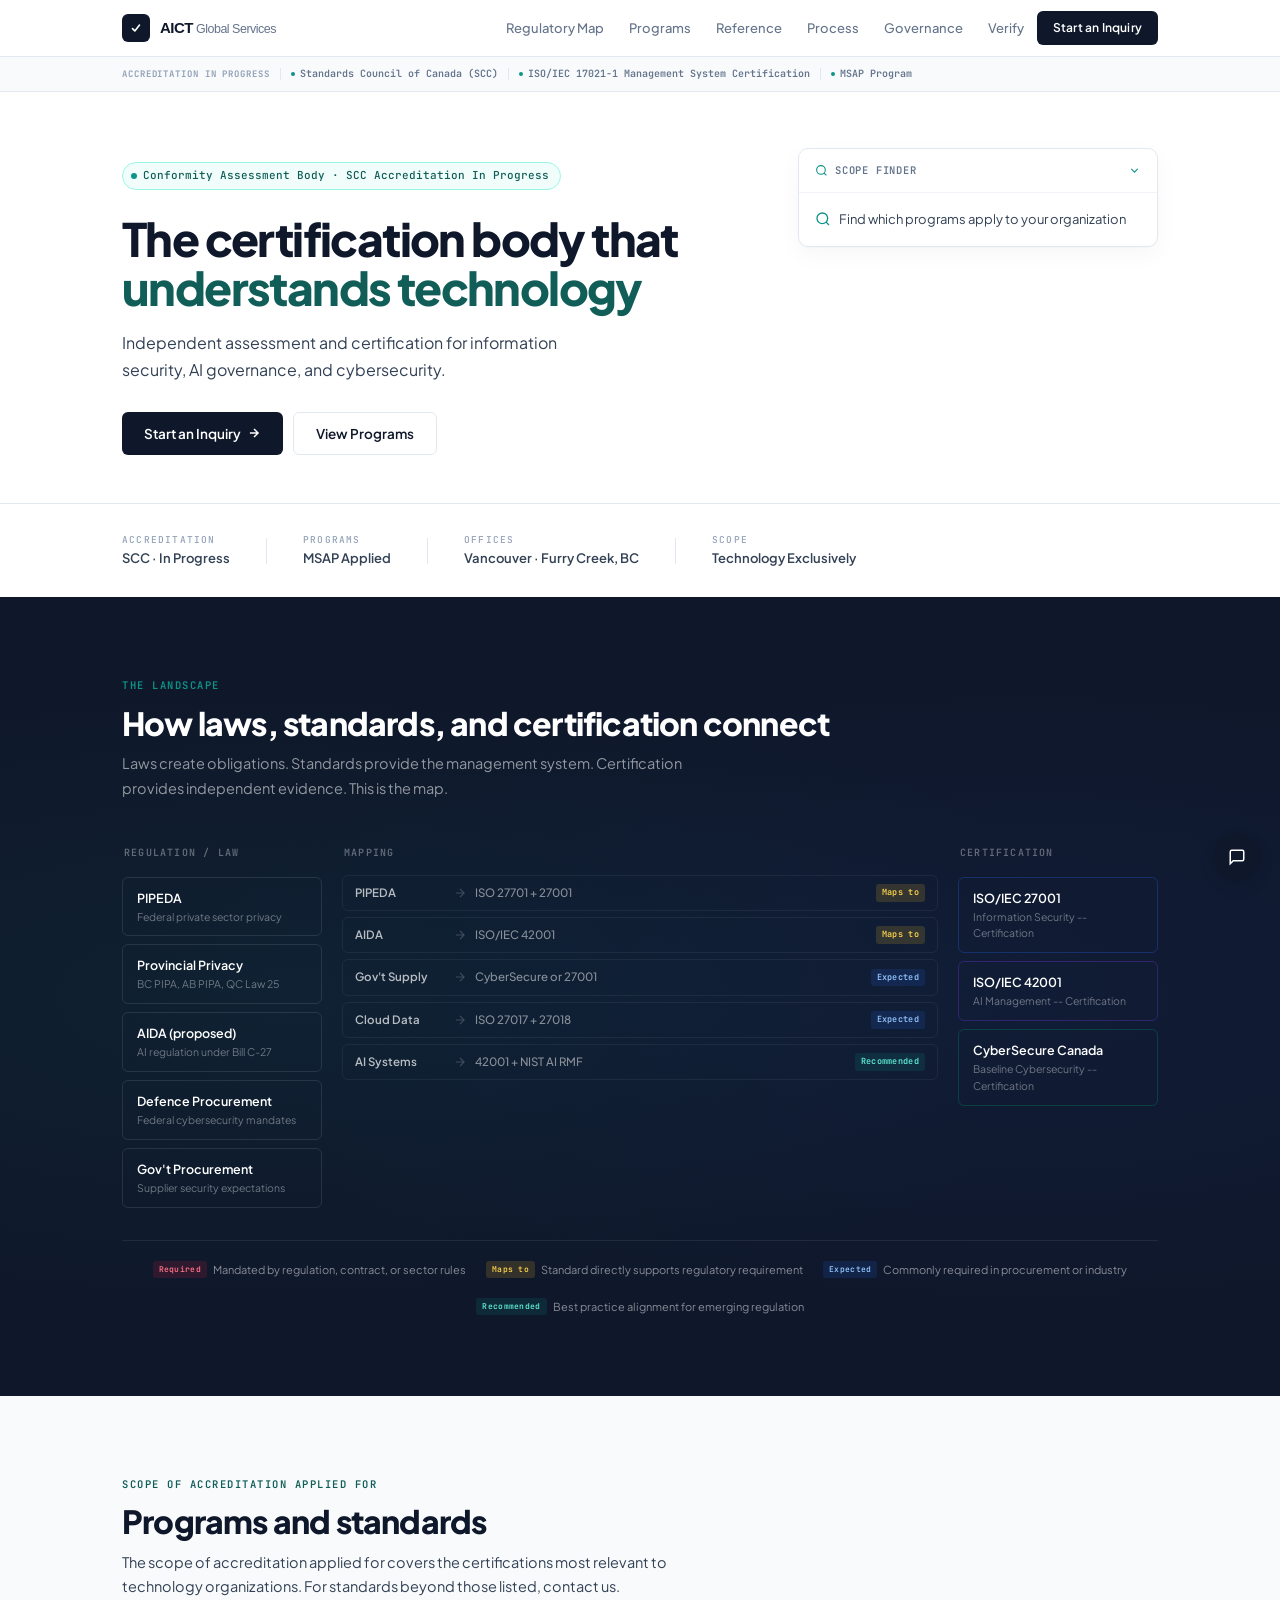
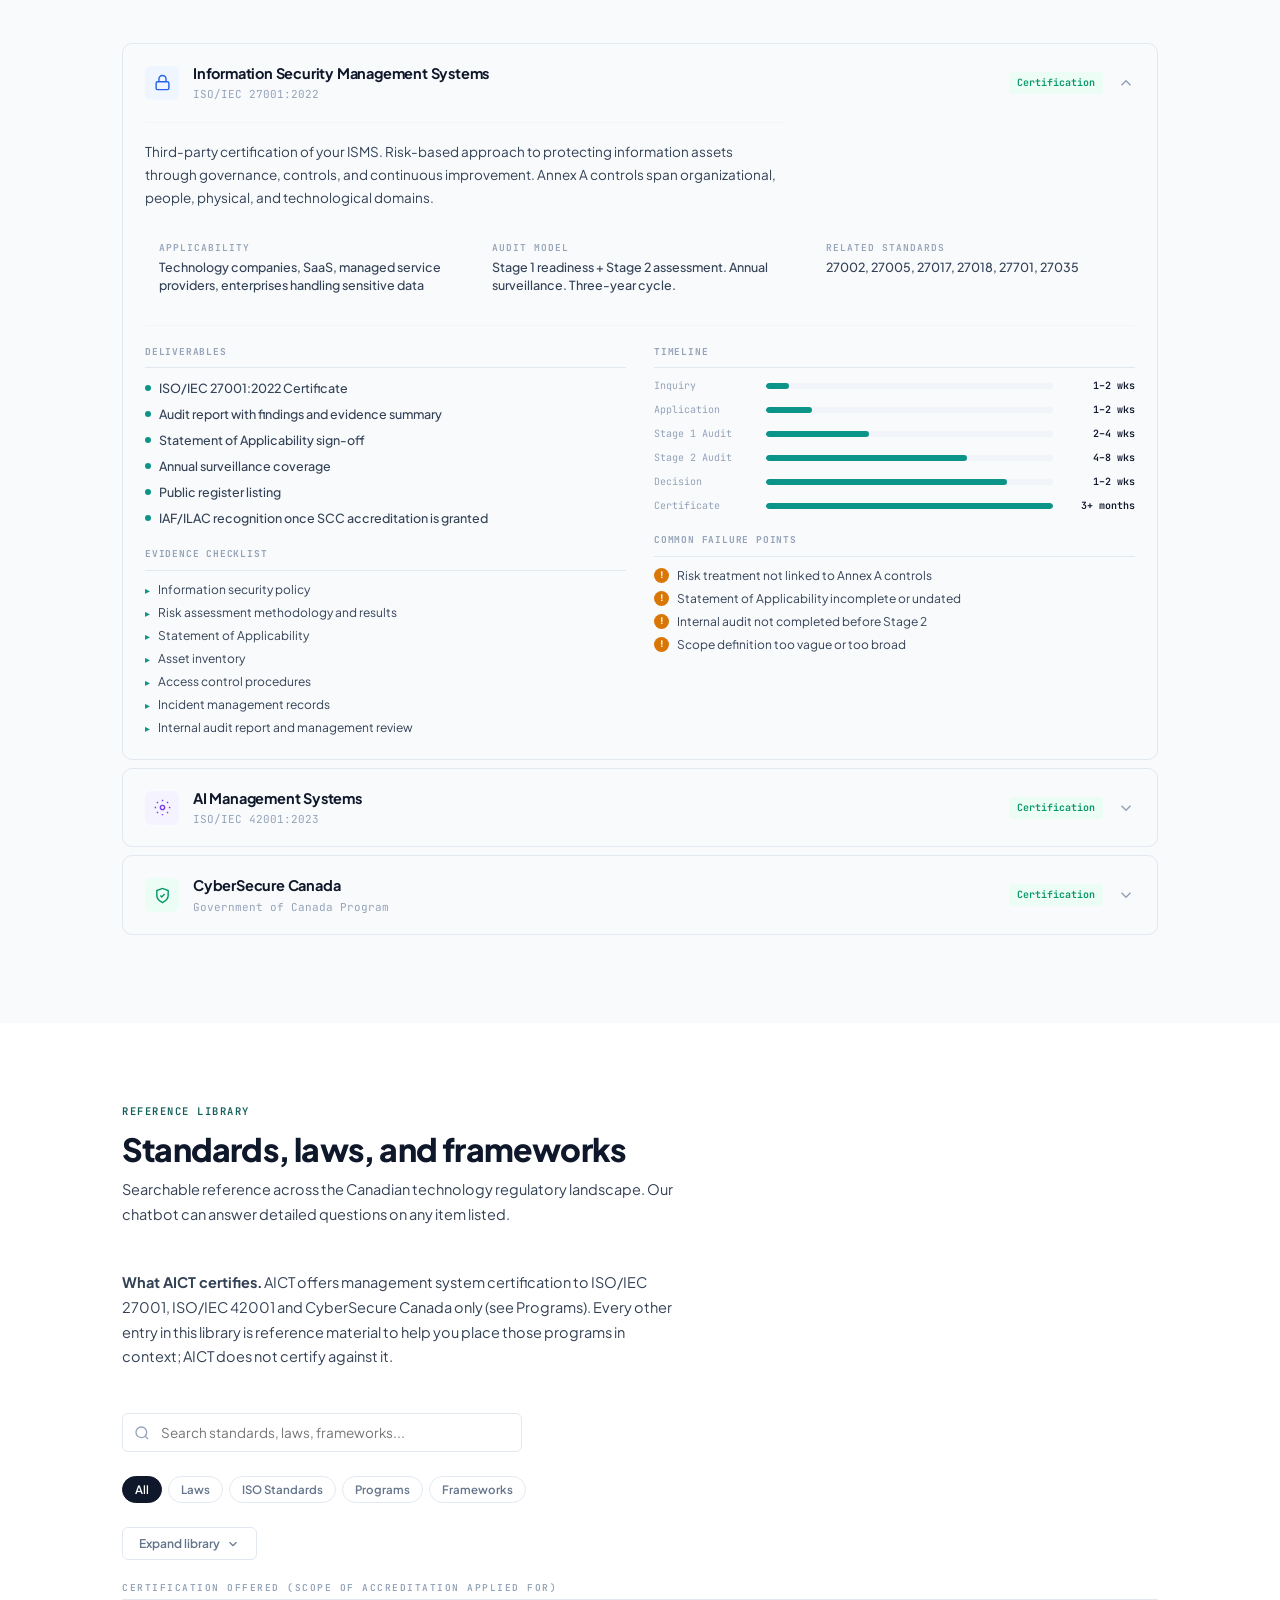
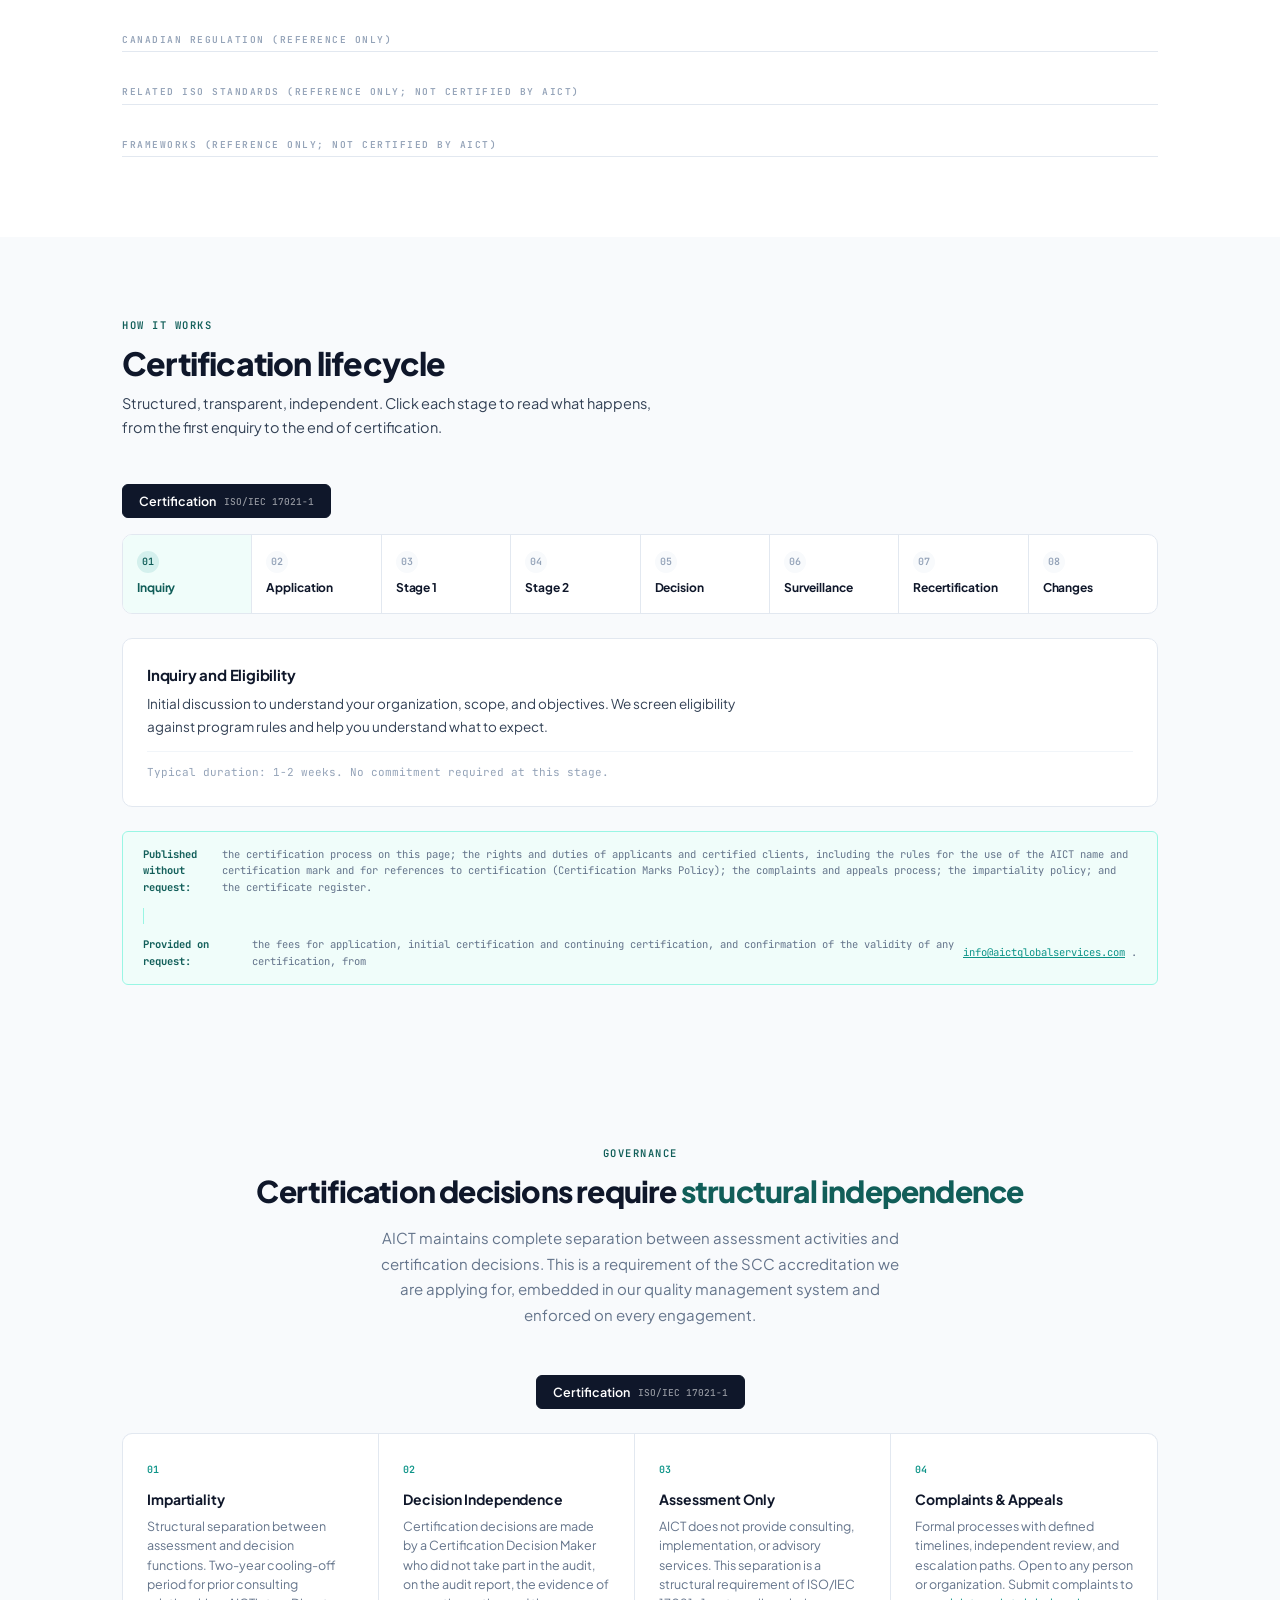
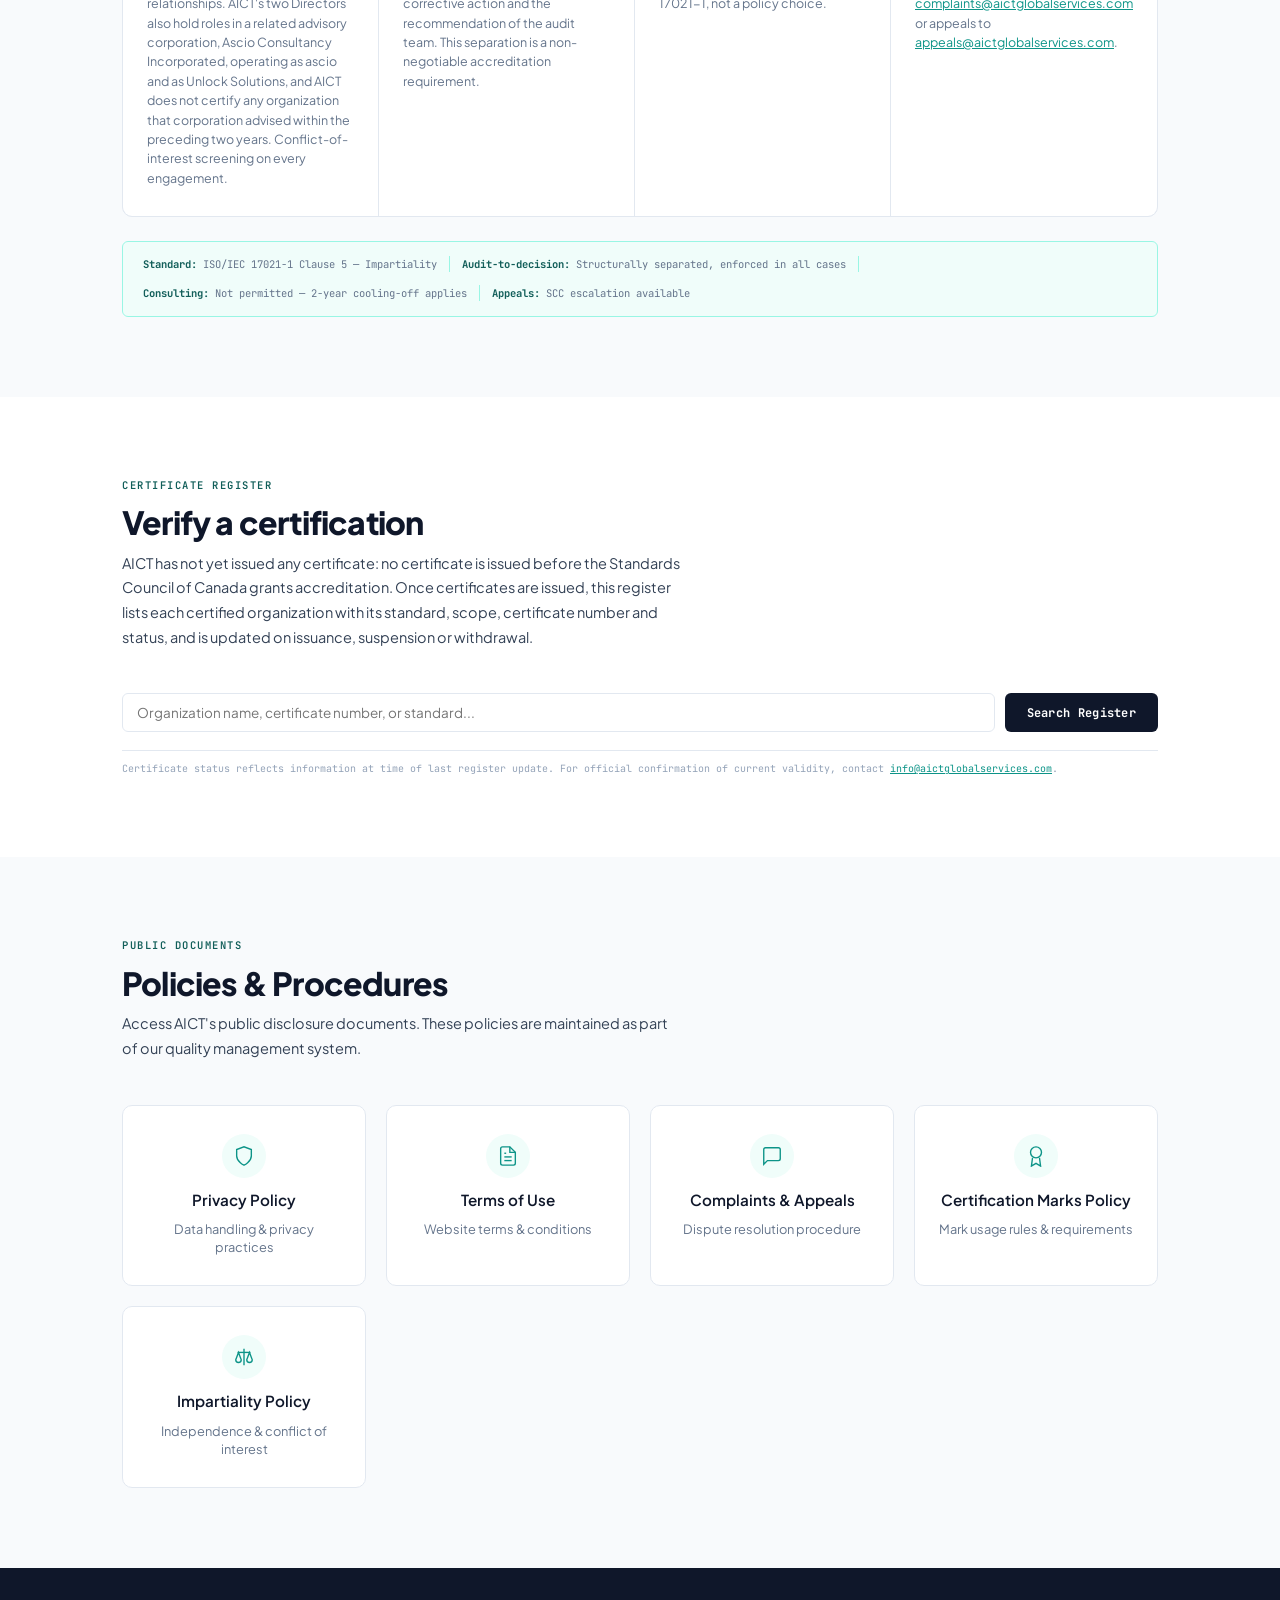
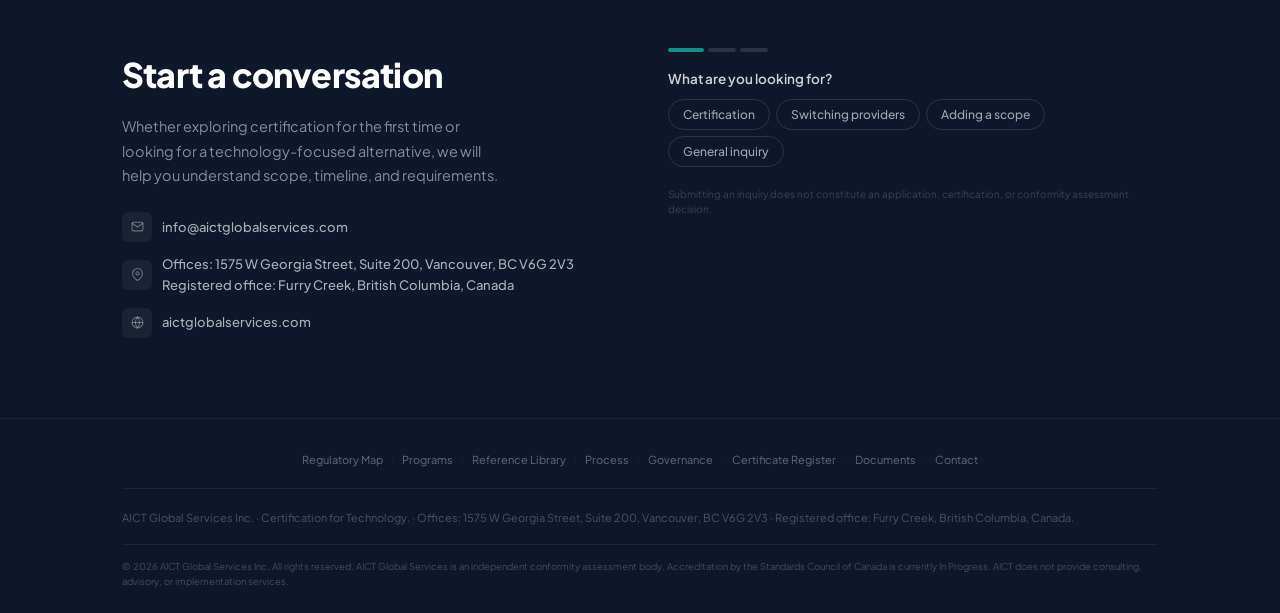
<file: index.html>
<!DOCTYPE html>
<html lang="en">
<head>
<meta charset="UTF-8">
<!-- Google tag (gtag.js) -->
<script async src="https://www.googletagmanager.com/gtag/js?id=G-V5QG43QM7Y"></script>
<script>
  window.dataLayer = window.dataLayer || [];
  function gtag(){dataLayer.push(arguments);}
  gtag('js', new Date());
  gtag('config', 'G-V5QG43QM7Y');
</script>
<meta name="viewport" content="width=device-width, initial-scale=1.0">
<title>AICT Global Services Inc. — Certification for Technology</title>
<meta name="description" content="Canadian certification body focused on technology, applying for SCC accreditation. ISO/IEC 27001, ISO/IEC 42001, and CyberSecure Canada certification.">
<meta property="og:title" content="AICT Global Services Inc. — Certification for Technology">
<meta property="og:description" content="Independent assessment and certification for information security, AI governance, and cybersecurity. Built for technology organizations operating in Canada.">
<meta property="og:type" content="website">
<meta property="og:url" content="https://aictglobalservices.com">
<meta name="twitter:card" content="summary">
<meta name="twitter:title" content="AICT Global Services — Certification for Technology">
<meta name="twitter:description" content="Certification body applying for SCC accreditation. ISO/IEC 27001, ISO/IEC 42001, and CyberSecure Canada certification.">
<link rel="icon" type="image/svg+xml" href="favicon.svg">
<link rel="apple-touch-icon" sizes="512x512" href="favicon-512.png">
<link rel="preconnect" href="https://fonts.googleapis.com">
<link rel="preconnect" href="https://fonts.gstatic.com" crossorigin>
<link href="https://fonts.googleapis.com/css2?family=Plus+Jakarta+Sans:wght@400;500;600;700;800&family=JetBrains+Mono:wght@400;500;600&display=swap" rel="stylesheet">
<link rel="stylesheet" href="style.css">
</head>

<body>

<!-- HEADER -->
<header class="hd"><div class="c"><div class="hd-in">
  <a class="lg" href="#"><img src="logo-aict.svg" alt="AICT Global Services" height="28"></a>
  <nav class="nv" id="nv"><a href="#map" data-s="map">Regulatory Map</a><a href="#programs" data-s="programs">Programs</a><a href="#reference" data-s="reference">Reference</a><a href="#process" data-s="process">Process</a><a href="#governance" data-s="governance">Governance</a><a href="#register" data-s="register">Verify</a><a href="#contact" class="nv-cta">Start an Inquiry</a></nav>
  <button class="mob-t" onclick="document.getElementById('nv').classList.toggle('open')"><svg viewBox="0 0 24 24" fill="none" stroke="currentColor" stroke-width="2"><line x1="3" y1="6" x2="21" y2="6"/><line x1="3" y1="12" x2="21" y2="12"/><line x1="3" y1="18" x2="21" y2="18"/></svg></button>
</div></div></header>

<!-- ACCREDITATION BAR -->
<div class="acc-bar">
  <div class="c"><div class="acc-bar-in">
    <span class="acc-bar-lbl">Accreditation In Progress</span>
    <div class="acc-bar-sep"></div>
    <span class="acc-bar-item"><span class="acc-bar-dot"></span>Standards Council of Canada (SCC)</span>
    <div class="acc-bar-sep"></div>
    <span class="acc-bar-item"><span class="acc-bar-dot"></span>ISO/IEC 17021-1 Management System Certification</span>
    <div class="acc-bar-sep"></div>
    <span class="acc-bar-item"><span class="acc-bar-dot"></span>MSAP Program</span>
  </div></div>
</div>

<!-- HERO -->
<section class="hero" id="hero"><div class="c"><div class="hero-grid">
  <div class="hero-l">
    <div class="htag"><span class="p"></span>Conformity Assessment Body &middot; SCC Accreditation In Progress</div>
    <h1>The certification body that <em>understands technology</em></h1>
    <p class="hero-p">Independent assessment and certification for information security, AI governance, and cybersecurity.</p>
    <div class="hero-acts"><a href="#contact" class="btn btn-d">Start an Inquiry <svg viewBox="0 0 24 24" fill="none" stroke="currentColor" stroke-width="2.5"><path d="M5 12h14M12 5l7 7-7 7"/></svg></a><a href="#programs" class="btn btn-g">View Programs</a></div>
  </div>
  <div class="sf" id="sf">
    <div class="sf-h" onclick="document.getElementById('sf').classList.toggle('expanded')"><svg viewBox="0 0 24 24" fill="none" stroke="currentColor" stroke-width="2"><circle cx="11" cy="11" r="8"/><path d="M21 21l-4.35-4.35"/></svg><span>Scope Finder</span><svg class="sf-h-chev" viewBox="0 0 24 24" fill="none" stroke="currentColor" stroke-width="2"><polyline points="6 9 12 15 18 9"/></svg></div>
    <div class="sf-prompt" onclick="document.getElementById('sf').classList.add('expanded')"><svg viewBox="0 0 24 24" fill="none" stroke="currentColor" stroke-width="2"><circle cx="11" cy="11" r="8"/><path d="M21 21l-4.35-4.35"/></svg>Find which programs apply to your organization</div>
    <div class="sf-b"><div class="sf-b-inner">
      <div class="sf-q">What describes your organization?</div>
      <div class="sf-opts" id="sfO">
        <button class="sf-o" data-t="saas" onclick="tO(this)">SaaS / Cloud</button>
        <button class="sf-o" data-t="ai" onclick="tO(this)">AI / ML Systems</button>
        <button class="sf-o" data-t="govt" onclick="tO(this)">Government Supplier</button>
        <button class="sf-o" data-t="def" onclick="tO(this)">Defence Supply Chain</button>
        <button class="sf-o" data-t="sme" onclick="tO(this)">Canadian SME</button>
        <button class="sf-o" data-t="pii" onclick="tO(this)">Handles Personal Data</button>
        <button class="sf-o" data-t="msp" onclick="tO(this)">IT / Managed Services</button>
        <button class="sf-o" data-t="health" onclick="tO(this)">Health / Clinical Data</button>
        <button class="sf-o" data-t="fin" onclick="tO(this)">Financial Services</button>
        <button class="sf-o" data-t="crit" onclick="tO(this)">Critical Infrastructure</button>
        <button class="sf-o" data-t="edu" onclick="tO(this)">Education / Research</button>
        <button class="sf-o" data-t="iot" onclick="tO(this)">Hardware / IoT Systems</button>
        <button class="sf-o" data-t="mfg" onclick="tO(this)">Manufacturing / Industrial</button>
        <button class="sf-o" data-t="telco" onclick="tO(this)">Telecommunications</button>
        <button class="sf-o" data-t="energy" onclick="tO(this)">Energy / Utilities</button>
        <button class="sf-o" data-t="cloud" onclick="tO(this)">Cloud Infrastructure</button>
        <button class="sf-o" data-t="auto" onclick="tO(this)">Automotive Technology</button>
      </div>
      <div class="sf-r" id="sfR"><div class="sf-empty">Select one or more to see applicable programs</div></div>
      <div class="sf-cta" id="sfCta"><a href="#contact" onclick="prefill()">Discuss these programs <svg width="12" height="12" viewBox="0 0 24 24" fill="none" stroke="currentColor" stroke-width="2.5"><path d="M5 12h14M12 5l7 7-7 7"/></svg></a></div>
    </div></div>
  </div>
</div></div>
<div class="trust"><div class="c"><div class="trust-r">
  <div class="trust-i"><span class="trust-l">Accreditation</span><span class="trust-v">SCC &middot; In Progress</span></div><div class="trust-s"></div>
  <div class="trust-i"><span class="trust-l">Programs</span><span class="trust-v">MSAP Applied</span></div><div class="trust-s"></div>
  <div class="trust-i"><span class="trust-l">Offices</span><span class="trust-v">Vancouver &middot; Furry Creek, BC</span></div><div class="trust-s"></div>
  <div class="trust-i"><span class="trust-l">Scope</span><span class="trust-v">Technology Exclusively</span></div>
</div></div></div></section>

<!-- REGULATORY MAP -->
<section class="rmap" id="map"><div class="c">
  <div class="ey">The Landscape</div>
  <h2 class="st">How laws, standards, and certification connect</h2>
  <p class="sd">Laws create obligations. Standards provide the management system. Certification provides independent evidence. This is the map.</p>
  <div class="rmap-viz">
    <div class="rmap-col">
      <div class="rmap-col-h">Regulation / Law</div>
      <div class="rm-i" data-id="pipeda" onclick="mapClick('p1')">PIPEDA<div class="sub">Federal private sector privacy</div></div>
      <div class="rm-i" data-id="prov" onclick="mapClick('p1')">Provincial Privacy<div class="sub">BC PIPA, AB PIPA, QC Law 25</div></div>
      <div class="rm-i" data-id="aida" onclick="mapClick('p2')">AIDA (proposed)<div class="sub">AI regulation under Bill C-27</div></div>
      <div class="rm-i" data-id="defproc" onclick="mapClick('p1')">Defence Procurement<div class="sub">Federal cybersecurity mandates</div></div>
      <div class="rm-i" data-id="govproc" onclick="mapClick('p3')">Gov't Procurement<div class="sub">Supplier security expectations</div></div>
    </div>
    <div class="rmap-mid">
      <div class="rmap-mid-h">Mapping</div>
      <div class="rm-l" data-id="m-priv"><span class="rl-f">PIPEDA</span><span class="rl-a"><svg viewBox="0 0 24 24" fill="none" stroke="currentColor" stroke-width="2"><path d="M5 12h14M12 5l7 7-7 7"/></svg></span><span class="rl-t">ISO 27701 + 27001</span><span class="rl-tg tg-map">Maps to</span></div>
      <div class="rm-l" data-id="m-ai"><span class="rl-f">AIDA</span><span class="rl-a"><svg viewBox="0 0 24 24" fill="none" stroke="currentColor" stroke-width="2"><path d="M5 12h14M12 5l7 7-7 7"/></svg></span><span class="rl-t">ISO/IEC 42001</span><span class="rl-tg tg-map">Maps to</span></div>
      <div class="rm-l" data-id="m-gov"><span class="rl-f">Gov't Supply</span><span class="rl-a"><svg viewBox="0 0 24 24" fill="none" stroke="currentColor" stroke-width="2"><path d="M5 12h14M12 5l7 7-7 7"/></svg></span><span class="rl-t">CyberSecure or 27001</span><span class="rl-tg tg-exp">Expected</span></div>
      <div class="rm-l" data-id="m-cloud"><span class="rl-f">Cloud Data</span><span class="rl-a"><svg viewBox="0 0 24 24" fill="none" stroke="currentColor" stroke-width="2"><path d="M5 12h14M12 5l7 7-7 7"/></svg></span><span class="rl-t">ISO 27017 + 27018</span><span class="rl-tg tg-exp">Expected</span></div>
      <div class="rm-l" data-id="m-aisys"><span class="rl-f">AI Systems</span><span class="rl-a"><svg viewBox="0 0 24 24" fill="none" stroke="currentColor" stroke-width="2"><path d="M5 12h14M12 5l7 7-7 7"/></svg></span><span class="rl-t">42001 + NIST AI RMF</span><span class="rl-tg tg-rec">Recommended</span></div>
    </div>
    <div class="rmap-col">
      <div class="rmap-col-h">Certification</div>
      <div class="rm-i" data-id="c-27001" style="border-color:rgba(37,99,235,.3)" onclick="mapClick('p1')">ISO/IEC 27001<div class="sub">Information Security -- Certification</div></div>
      <div class="rm-i" data-id="c-42001" style="border-color:rgba(124,58,237,.3)" onclick="mapClick('p2')">ISO/IEC 42001<div class="sub">AI Management -- Certification</div></div>
      <div class="rm-i" data-id="c-cyber" style="border-color:rgba(5,150,105,.3)" onclick="mapClick('p3')">CyberSecure Canada<div class="sub">Baseline Cybersecurity -- Certification</div></div>
    </div>
  </div>
  <div class="rmap-legend">
    <div class="rmap-leg-i"><span class="rl-tg tg-req">Required</span> Mandated by regulation, contract, or sector rules</div>
    <div class="rmap-leg-i"><span class="rl-tg tg-map">Maps to</span> Standard directly supports regulatory requirement</div>
    <div class="rmap-leg-i"><span class="rl-tg tg-exp">Expected</span> Commonly required in procurement or industry</div>
    <div class="rmap-leg-i"><span class="rl-tg tg-rec">Recommended</span> Best practice alignment for emerging regulation</div>
  </div>
</div></section>

<!-- PROGRAMS -->
<section class="s s-alt" id="programs"><div class="c">
  <div class="ey">Scope of Accreditation Applied For</div>
  <h2 class="st">Programs and standards</h2>
  <p class="sd">The scope of accreditation applied for covers the certifications most relevant to technology organizations. For standards beyond those listed, contact us.</p>
  <div class="pg rv open" id="p1"><div class="pg-h" onclick="tP('p1')"><div class="pg-ic pi-s"><svg viewBox="0 0 24 24" fill="none" stroke="currentColor" stroke-width="2"><rect x="3" y="11" width="18" height="11" rx="2"/><path d="M7 11V7a5 5 0 0110 0v4"/></svg></div><div class="pg-inf"><div class="pg-n">Information Security Management Systems</div><div class="pg-s">ISO/IEC 27001:2022</div></div><div class="pg-badges"><span class="pg-badge pb-c">Certification</span></div><svg class="pg-chev" viewBox="0 0 24 24" fill="none" stroke="currentColor" stroke-width="2"><polyline points="6 9 12 15 18 9"/></svg></div><div class="pg-body" style="max-height:1200px"><div class="pg-ct"><p class="pg-desc">Third-party certification of your ISMS. Risk-based approach to protecting information assets through governance, controls, and continuous improvement. Annex A controls span organizational, people, physical, and technological domains.</p><div class="pg-meta"><div class="pm"><div class="pm-l">Applicability</div><div class="pm-v">Technology companies, SaaS, managed service providers, enterprises handling sensitive data</div></div><div class="pm"><div class="pm-l">Audit Model</div><div class="pm-v">Stage 1 readiness + Stage 2 assessment. Annual surveillance. Three-year cycle.</div></div><div class="pm"><div class="pm-l">Related Standards</div><div class="pm-v">27002, 27005, 27017, 27018, 27701, 27035</div></div></div>
    <div class="pgd-grid">
      <div>
        <div class="pgd-lbl">Deliverables</div>
        <div class="pgd-items">
          <div class="pgd-item">ISO/IEC 27001:2022 Certificate</div>
          <div class="pgd-item">Audit report with findings and evidence summary</div>
          <div class="pgd-item">Statement of Applicability sign-off</div>
          <div class="pgd-item">Annual surveillance coverage</div>
          <div class="pgd-item">Public register listing</div>
          <div class="pgd-item">IAF/ILAC recognition once SCC accreditation is granted</div>
        </div>
        <div class="pgd-lbl" style="margin-top:18px">Evidence Checklist</div>
        <ul class="pgd-list chk">
          <li>Information security policy</li>
          <li>Risk assessment methodology and results</li>
          <li>Statement of Applicability</li>
          <li>Asset inventory</li>
          <li>Access control procedures</li>
          <li>Incident management records</li>
          <li>Internal audit report and management review</li>
        </ul>
      </div>
      <div>
        <div class="pgd-lbl">Timeline</div>
        <div class="pgd-tl">
          <div class="pgd-tl-row"><span class="pgd-tl-ph">Inquiry</span><div class="pgd-tl-bar"><div class="pgd-tl-fill" style="--fw:8%"></div></div><span class="pgd-tl-v">1&ndash;2 wks</span></div>
          <div class="pgd-tl-row"><span class="pgd-tl-ph">Application</span><div class="pgd-tl-bar"><div class="pgd-tl-fill" style="--fw:16%"></div></div><span class="pgd-tl-v">1&ndash;2 wks</span></div>
          <div class="pgd-tl-row"><span class="pgd-tl-ph">Stage 1 Audit</span><div class="pgd-tl-bar"><div class="pgd-tl-fill" style="--fw:36%"></div></div><span class="pgd-tl-v">2&ndash;4 wks</span></div>
          <div class="pgd-tl-row"><span class="pgd-tl-ph">Stage 2 Audit</span><div class="pgd-tl-bar"><div class="pgd-tl-fill" style="--fw:70%"></div></div><span class="pgd-tl-v">4&ndash;8 wks</span></div>
          <div class="pgd-tl-row"><span class="pgd-tl-ph">Decision</span><div class="pgd-tl-bar"><div class="pgd-tl-fill" style="--fw:84%"></div></div><span class="pgd-tl-v">1&ndash;2 wks</span></div>
          <div class="pgd-tl-row"><span class="pgd-tl-ph">Certificate</span><div class="pgd-tl-bar"><div class="pgd-tl-fill" style="--fw:100%"></div></div><span class="pgd-tl-v">3+ months</span></div>
        </div>
        <div class="pgd-lbl" style="margin-top:18px">Common Failure Points</div>
        <ul class="pgd-list">
          <li><div class="wi">!</div>Risk treatment not linked to Annex A controls</li>
          <li><div class="wi">!</div>Statement of Applicability incomplete or undated</li>
          <li><div class="wi">!</div>Internal audit not completed before Stage 2</li>
          <li><div class="wi">!</div>Scope definition too vague or too broad</li>
        </ul>
      </div>
    </div>
  </div></div></div>
  <div class="pg rv" id="p2"><div class="pg-h" onclick="tP('p2')"><div class="pg-ic pi-a"><svg viewBox="0 0 24 24" fill="none" stroke="currentColor" stroke-width="2"><circle cx="12" cy="12" r="3"/><path d="M12 1v2M12 21v2M4.22 4.22l1.42 1.42M18.36 18.36l1.42 1.42M1 12h2M21 12h2M4.22 19.78l1.42-1.42M18.36 5.64l1.42-1.42"/></svg></div><div class="pg-inf"><div class="pg-n">AI Management Systems</div><div class="pg-s">ISO/IEC 42001:2023</div></div><div class="pg-badges"><span class="pg-badge pb-c">Certification</span></div><svg class="pg-chev" viewBox="0 0 24 24" fill="none" stroke="currentColor" stroke-width="2"><polyline points="6 9 12 15 18 9"/></svg></div><div class="pg-body"><div class="pg-ct"><p class="pg-desc">Certification for organizations developing, providing, or using AI. Governance, risk management, lifecycle controls, responsible AI, and monitoring. First certifiable international AI standard.</p><div class="pg-meta"><div class="pm"><div class="pm-l">Applicability</div><div class="pm-v">AI developers, deployers, companies preparing for AIDA / AIMS and international AI regulation</div></div><div class="pm"><div class="pm-l">Audit Focus</div><div class="pm-v">AI governance, risk, lifecycle, monitoring, incidents, responsible AI</div></div><div class="pm"><div class="pm-l">Regulatory Context</div><div class="pm-v">Aligns with AIDA / AIMS (Canada), EU AI Act, OECD AI Principles, NIST AI RMF</div></div></div>
    <div class="pgd-grid">
      <div>
        <div class="pgd-lbl">Deliverables</div>
        <div class="pgd-items">
          <div class="pgd-item">ISO/IEC 42001:2023 Certificate</div>
          <div class="pgd-item">AI governance audit report</div>
          <div class="pgd-item">Lifecycle and risk assessment review</div>
          <div class="pgd-item">AIDA/AIMS readiness positioning</div>
          <div class="pgd-item">Public register listing</div>
        </div>
        <div class="pgd-lbl" style="margin-top:18px">Evidence Checklist</div>
        <ul class="pgd-list chk">
          <li>AI governance policy and objectives</li>
          <li>AI system register with risk classification</li>
          <li>AI risk assessment and treatment plan</li>
          <li>Lifecycle documentation</li>
          <li>Human oversight mechanisms</li>
          <li>Monitoring and incident records</li>
        </ul>
      </div>
      <div>
        <div class="pgd-lbl">Timeline</div>
        <div class="pgd-tl">
          <div class="pgd-tl-row"><span class="pgd-tl-ph">Inquiry</span><div class="pgd-tl-bar"><div class="pgd-tl-fill" style="--fw:8%"></div></div><span class="pgd-tl-v">1&ndash;2 wks</span></div>
          <div class="pgd-tl-row"><span class="pgd-tl-ph">Stage 1</span><div class="pgd-tl-bar"><div class="pgd-tl-fill" style="--fw:35%"></div></div><span class="pgd-tl-v">3&ndash;5 wks</span></div>
          <div class="pgd-tl-row"><span class="pgd-tl-ph">Stage 2</span><div class="pgd-tl-bar"><div class="pgd-tl-fill" style="--fw:70%"></div></div><span class="pgd-tl-v">4&ndash;8 wks</span></div>
          <div class="pgd-tl-row"><span class="pgd-tl-ph">Certificate</span><div class="pgd-tl-bar"><div class="pgd-tl-fill" style="--fw:100%"></div></div><span class="pgd-tl-v">3&ndash;5 months</span></div>
        </div>
        <div class="pgd-lbl" style="margin-top:18px">Common Failure Points</div>
        <ul class="pgd-list">
          <li><div class="wi">!</div>AI register incomplete or missing system descriptions</li>
          <li><div class="wi">!</div>Risk assessment does not address AI-specific harms</li>
          <li><div class="wi">!</div>No documented human oversight mechanism</li>
        </ul>
      </div>
    </div>
  </div></div></div>
  <div class="pg rv" id="p3"><div class="pg-h" onclick="tP('p3')"><div class="pg-ic pi-c"><svg viewBox="0 0 24 24" fill="none" stroke="currentColor" stroke-width="2"><path d="M12 22s8-4 8-10V5l-8-3-8 3v7c0 6 8 10 8 10z"/><polyline points="9 12 11 14 15 10"/></svg></div><div class="pg-inf"><div class="pg-n">CyberSecure Canada</div><div class="pg-s">Government of Canada Program</div></div><div class="pg-badges"><span class="pg-badge pb-c">Certification</span></div><svg class="pg-chev" viewBox="0 0 24 24" fill="none" stroke="currentColor" stroke-width="2"><polyline points="6 9 12 15 18 9"/></svg></div><div class="pg-body"><div class="pg-ct"><p class="pg-desc">Government of Canada baseline cybersecurity for SMEs, certified against CAN/DGSI 104:2021 / Rev 1:2024 at Level 1 or Level 2. The requirement areas cover leadership, accountability, cyber security training, risk assessment, incident response, patching, security software, secure configuration, strong user authentication, backup and encryption, perimeter defences, access control and authorization, secure mobility, secure cloud and outsourced IT services, secure websites, secure portable media, point of sale and financial systems, and security log management.</p><div class="pg-meta"><div class="pm"><div class="pm-l">Applicability</div><div class="pm-v">Canadian SMEs, government suppliers, organizations building cybersecurity baseline</div></div><div class="pm"><div class="pm-l">Audit Model</div><div class="pm-v">Certification against CAN/DGSI 104:2021 / Rev 1:2024 at Level 1 or Level 2. Two year certificate: one surveillance within 12 months, recertification in year two.</div></div><div class="pm"><div class="pm-l">Progression</div><div class="pm-v">Starting point for SMEs, maturing toward ISO 27001</div></div></div>
    <div class="pgd-grid">
      <div>
        <div class="pgd-lbl">Deliverables</div>
        <div class="pgd-items">
          <div class="pgd-item">CyberSecure Canada Certificate</div>
          <div class="pgd-item">Assessment report against the Level 1 or Level 2 requirements</div>
          <div class="pgd-item">Government of Canada recognition</div>
          <div class="pgd-item">Clear pathway to ISO 27001</div>
        </div>
        <div class="pgd-lbl" style="margin-top:18px">Evidence Checklist</div>
        <ul class="pgd-list chk">
          <li>Incident response plan</li>
          <li>Patch management records</li>
          <li>Strong user authentication (MFA)</li>
          <li>Security software enabled</li>
          <li>Employee awareness training</li>
          <li>Backup and encryption records</li>
        </ul>
      </div>
      <div>
        <div class="pgd-lbl">Timeline</div>
        <div class="pgd-tl">
          <div class="pgd-tl-row"><span class="pgd-tl-ph">Application</span><div class="pgd-tl-bar"><div class="pgd-tl-fill" style="--fw:15%"></div></div><span class="pgd-tl-v">1 wk</span></div>
          <div class="pgd-tl-row"><span class="pgd-tl-ph">Assessment</span><div class="pgd-tl-bar"><div class="pgd-tl-fill" style="--fw:65%"></div></div><span class="pgd-tl-v">3&ndash;6 wks</span></div>
          <div class="pgd-tl-row"><span class="pgd-tl-ph">Certificate</span><div class="pgd-tl-bar"><div class="pgd-tl-fill" style="--fw:100%"></div></div><span class="pgd-tl-v">4&ndash;8 wks</span></div>
        </div>
        <div class="pgd-lbl" style="margin-top:18px">Common Failure Points</div>
        <ul class="pgd-list">
          <li><div class="wi">!</div>MFA not enforced on all admin accounts</li>
          <li><div class="wi">!</div>Patch management undocumented</li>
          <li><div class="wi">!</div>Incident response plan untested or absent</li>
        </ul>
      </div>
    </div>
  </div></div></div>
</div></section>

<!-- REFERENCE LIBRARY -->
<section class="s" id="reference"><div class="c">
  <div class="ey">Reference Library</div>
  <h2 class="st">Standards, laws, and frameworks</h2>
  <p class="sd">Searchable reference across the Canadian technology regulatory landscape. Our chatbot can answer detailed questions on any item listed.</p>
  <p class="sd"><strong>What AICT certifies.</strong> AICT offers management system certification to ISO/IEC 27001, ISO/IEC 42001 and CyberSecure Canada only (see Programs). Every other entry in this library is reference material to help you place those programs in context; AICT does not certify against it.</p>
  <div class="ref-search-wrap rv"><svg class="ref-search-ic" viewBox="0 0 24 24" fill="none" stroke="currentColor" stroke-width="2"><circle cx="11" cy="11" r="8"/><path d="M21 21l-4.35-4.35"/></svg><input class="ref-search" type="text" placeholder="Search standards, laws, frameworks..." id="refS" oninput="fR()"></div>
  <div class="ref-cats rv" id="refCats"><button class="ref-cat on" data-cat="all" onclick="sC(this)">All</button><button class="ref-cat" data-cat="law" onclick="sC(this)">Laws</button><button class="ref-cat" data-cat="std" onclick="sC(this)">ISO Standards</button><button class="ref-cat" data-cat="pgm" onclick="sC(this)">Programs</button><button class="ref-cat" data-cat="fw" onclick="sC(this)">Frameworks</button></div>
  <div class="ref-tog rv"><button class="ref-tog-btn" onclick="togRef()"><span id="refMoreTxt">Expand library</span> <svg viewBox="0 0 24 24" fill="none" stroke="currentColor" stroke-width="2"><polyline points="6 9 12 15 18 9"/></svg></button></div>
  <div class="ref-grid rv" id="refG">
    <!-- GROUP: Scope Applied For -->
    <div class="ref-group-label" data-cat="all">Certification offered (scope of accreditation applied for)</div>
    <div class="ref-card featured" data-cat="std" data-q="iso iec 27001 information security management isms certification annex controls risk"><span class="ref-type rt-std">ISO Standard</span><span class="ref-scope">Core Scope</span><h4>ISO/IEC 27001:2022</h4><p>Information Security Management System. Risk-based controls, governance, and continuous improvement. Three-year certification cycle.</p><button class="ref-ask" onclick="chatAsk('What is ISO 27001?')"><svg viewBox="0 0 24 24" fill="none" stroke="currentColor" stroke-width="2"><path d="M21 15a2 2 0 01-2 2H7l-4 4V5a2 2 0 012-2h14a2 2 0 012 2z"/></svg>Ask about this</button></div>
    <div class="ref-card featured" data-cat="std" data-q="iso iec 42001 artificial intelligence management ai governance lifecycle certification"><span class="ref-type rt-std">ISO Standard</span><span class="ref-scope">Core Scope</span><h4>ISO/IEC 42001:2023</h4><p>AI Management System. Governance, risk, lifecycle controls, responsible AI, and monitoring. First certifiable AI standard.</p><button class="ref-ask" onclick="chatAsk('What is ISO 42001?')"><svg viewBox="0 0 24 24" fill="none" stroke="currentColor" stroke-width="2"><path d="M21 15a2 2 0 01-2 2H7l-4 4V5a2 2 0 012-2h14a2 2 0 012 2z"/></svg>Ask about this</button></div>
    <div class="ref-card featured" data-cat="pgm" data-q="cybersecure canada government sme baseline cybersecurity 13 controls certification"><span class="ref-type rt-pgm">Program</span><span class="ref-scope">Core Scope</span><h4>CyberSecure Canada</h4><p>Government of Canada SME cybersecurity certification against CAN/DGSI 104:2021 / Rev 1:2024, Level 1 or Level 2. Certification through SCC accredited certification bodies.</p><button class="ref-ask" onclick="chatAsk('What is CyberSecure Canada?')"><svg viewBox="0 0 24 24" fill="none" stroke="currentColor" stroke-width="2"><path d="M21 15a2 2 0 01-2 2H7l-4 4V5a2 2 0 012-2h14a2 2 0 012 2z"/></svg>Ask about this</button></div>
    <!-- GROUP: Canadian Regulation -->
    <div class="ref-group-label" data-cat="all law">Canadian Regulation (reference only)</div>
    <div class="ref-card" data-cat="law" data-q="pipeda personal information protection electronic documents federal privacy commercial"><span class="ref-type rt-law">Federal Law</span><h4>PIPEDA</h4><p>Governs private-sector commercial activities. Consent, safeguards, breach notification, accountability. Applies where no substantially similar provincial law exists.</p><button class="ref-ask" onclick="chatAsk('What is PIPEDA?')"><svg viewBox="0 0 24 24" fill="none" stroke="currentColor" stroke-width="2"><path d="M21 15a2 2 0 01-2 2H7l-4 4V5a2 2 0 012-2h14a2 2 0 012 2z"/></svg>Ask about this</button></div>
    <div class="ref-card" data-cat="law" data-q="bc pipa alberta quebec law 25 provincial privacy private sector foippa"><span class="ref-type rt-law">Provincial</span><h4>Provincial Privacy Laws</h4><p>BC PIPA, Alberta PIPA, and Quebec Law 25. Each substantially similar to PIPEDA for intra-provincial activities. Law 25 adds enhanced breach rules and mandatory PIAs.</p><button class="ref-ask" onclick="chatAsk('provincial privacy laws')"><svg viewBox="0 0 24 24" fill="none" stroke="currentColor" stroke-width="2"><path d="M21 15a2 2 0 01-2 2H7l-4 4V5a2 2 0 012-2h14a2 2 0 012 2z"/></svg>Ask about this</button></div>
    <div class="ref-card" data-cat="law" data-q="aida aims artificial intelligence data act bill c-27 proposed ai regulation high impact"><span class="ref-type rt-law">Proposed</span><h4>AIDA / AIMS</h4><p>Artificial Intelligence and Data Act (AIDA) and the AI and Data Companion Regulation (AIMS) under Bill C-27. Would regulate high-impact AI systems. Not yet enacted. Maps to ISO 42001.</p><button class="ref-ask" onclick="chatAsk('What is AIDA / AIMS?')"><svg viewBox="0 0 24 24" fill="none" stroke="currentColor" stroke-width="2"><path d="M21 15a2 2 0 01-2 2H7l-4 4V5a2 2 0 012-2h14a2 2 0 012 2z"/></svg>Ask about this</button></div>
    <!-- GROUP: Related ISO Standards (overflow) -->
    <div class="ref-group-label overflow" data-cat="all std">Related ISO Standards (reference only; not certified by AICT)</div>
    <div class="ref-card overflow" data-cat="std" data-q="iso iec 27701 privacy information management extension pipeda gdpr pii"><span class="ref-type rt-std">ISO Standard</span><h4>ISO/IEC 27701</h4><p>Privacy information management extension to 27001. Maps controls to PIPEDA and GDPR requirements.</p><button class="ref-ask" onclick="chatAsk('ISO 27701')"><svg viewBox="0 0 24 24" fill="none" stroke="currentColor" stroke-width="2"><path d="M21 15a2 2 0 01-2 2H7l-4 4V5a2 2 0 012-2h14a2 2 0 012 2z"/></svg>Ask about this</button></div>
    <div class="ref-card overflow" data-cat="std" data-q="iso iec 27017 27018 cloud security privacy controls providers customers saas pii"><span class="ref-type rt-std">ISO Standard</span><h4>ISO/IEC 27017 & 27018</h4><p>Cloud security controls (27017) and cloud PII protection (27018). Both extend 27002 for cloud environments.</p><button class="ref-ask" onclick="chatAsk('ISO 27017 cloud')"><svg viewBox="0 0 24 24" fill="none" stroke="currentColor" stroke-width="2"><path d="M21 15a2 2 0 01-2 2H7l-4 4V5a2 2 0 012-2h14a2 2 0 012 2z"/></svg>Ask about this</button></div>
    <div class="ref-card overflow" data-cat="std" data-q="iso iec 27002 27005 information security controls risk management guidance"><span class="ref-type rt-std">ISO Standard</span><h4>ISO/IEC 27002 & 27005</h4><p>Control implementation guidance (27002) and risk management processes (27005). Supporting standards for 27001 certification.</p><button class="ref-ask" onclick="chatAsk('ISO 27002 and 27005')"><svg viewBox="0 0 24 24" fill="none" stroke="currentColor" stroke-width="2"><path d="M21 15a2 2 0 01-2 2H7l-4 4V5a2 2 0 012-2h14a2 2 0 012 2z"/></svg>Ask about this</button></div>
    <div class="ref-card overflow" data-cat="std" data-q="iso 22301 20000 business continuity it service management resilience"><span class="ref-type rt-std">ISO Standard</span><h4>ISO 22301 & ISO/IEC 20000-1</h4><p>Business continuity management (22301) and IT service management (20000-1). Additional management system standards for technology organizations.</p><button class="ref-ask" onclick="chatAsk('ISO 22301 and 20000-1')"><svg viewBox="0 0 24 24" fill="none" stroke="currentColor" stroke-width="2"><path d="M21 15a2 2 0 01-2 2H7l-4 4V5a2 2 0 012-2h14a2 2 0 012 2z"/></svg>Ask about this</button></div>
    <div class="ref-card overflow" data-cat="law" data-q="privacy act federal public sector government institutions"><span class="ref-type rt-law">Federal Law</span><h4>Privacy Act</h4><p>Federal public-sector privacy. Collection, use, disclosure constraints for government institutions. Access and correction rights.</p><button class="ref-ask" onclick="chatAsk('Privacy Act Canada')"><svg viewBox="0 0 24 24" fill="none" stroke="currentColor" stroke-width="2"><path d="M21 15a2 2 0 01-2 2H7l-4 4V5a2 2 0 012-2h14a2 2 0 012 2z"/></svg>Ask about this</button></div>
    <!-- GROUP: Frameworks (overflow) -->
    <div class="ref-group-label overflow" data-cat="all fw">Frameworks (reference only; not certified by AICT)</div>
    <div class="ref-card overflow" data-cat="fw" data-q="nist cybersecurity framework csf identify protect detect respond recover"><span class="ref-type rt-fw">Framework</span><h4>NIST CSF</h4><p>Identify, Protect, Detect, Respond, Recover. Voluntary framework. Maps to ISO 27001 controls.</p><button class="ref-ask" onclick="chatAsk('NIST CSF')"><svg viewBox="0 0 24 24" fill="none" stroke="currentColor" stroke-width="2"><path d="M21 15a2 2 0 01-2 2H7l-4 4V5a2 2 0 012-2h14a2 2 0 012 2z"/></svg>Ask about this</button></div>
    <div class="ref-card overflow" data-cat="fw" data-q="nist ai rmf risk management framework govern map measure manage oecd ai principles"><span class="ref-type rt-fw">Framework</span><h4>NIST AI RMF & OECD AI Principles</h4><p>AI risk management (Govern, Map, Measure, Manage) and international AI governance principles. Voluntary reference frameworks.</p><button class="ref-ask" onclick="chatAsk('NIST AI RMF')"><svg viewBox="0 0 24 24" fill="none" stroke="currentColor" stroke-width="2"><path d="M21 15a2 2 0 01-2 2H7l-4 4V5a2 2 0 012-2h14a2 2 0 012 2z"/></svg>Ask about this</button></div>
    <div class="ref-card overflow" data-cat="fw" data-q="soc 2 trust services criteria attestation report not certification cpa"><span class="ref-type rt-fw">Framework</span><h4>SOC 2</h4><p>Attestation report based on Trust Services Criteria. Issued by CPA firms. Not a certification. Primarily North American.</p><button class="ref-ask" onclick="chatAsk('SOC 2 vs ISO 27001')"><svg viewBox="0 0 24 24" fill="none" stroke="currentColor" stroke-width="2"><path d="M21 15a2 2 0 01-2 2H7l-4 4V5a2 2 0 012-2h14a2 2 0 012 2z"/></svg>Ask about this</button></div>
    <div class="ref-card overflow" data-cat="fw" data-q="eu ai act european artificial intelligence risk regulation prohibited high"><span class="ref-type rt-fw">Framework</span><h4>EU AI Act</h4><p>Risk-based AI regulation. Prohibited, high-risk, limited, minimal categories. International reference point for AI governance.</p><button class="ref-ask" onclick="chatAsk('EU AI Act')"><svg viewBox="0 0 24 24" fill="none" stroke="currentColor" stroke-width="2"><path d="M21 15a2 2 0 01-2 2H7l-4 4V5a2 2 0 012-2h14a2 2 0 012 2z"/></svg>Ask about this</button></div>
    <div class="ref-card overflow" data-cat="fw" data-q="cis critical security controls cobit governance it management prioritized"><span class="ref-type rt-fw">Framework</span><h4>CIS Controls & COBIT</h4><p>Prioritized security controls by maturity (CIS) and IT governance framework (COBIT). Complementary to management system standards.</p><button class="ref-ask" onclick="chatAsk('CIS Controls and COBIT')"><svg viewBox="0 0 24 24" fill="none" stroke="currentColor" stroke-width="2"><path d="M21 15a2 2 0 01-2 2H7l-4 4V5a2 2 0 012-2h14a2 2 0 012 2z"/></svg>Ask about this</button></div>
    <div class="ref-more" id="refMore"></div>
    <div class="ref-empty" id="refE">No matching items. Try a different search or category.</div>
  </div>
</div></section>

<!-- PROCESS -->
<section class="s s-alt" id="process"><div class="c">
  <div class="ey">How It Works</div>
  <h2 class="st">Certification lifecycle</h2>
  <p class="sd">Structured, transparent, independent. Click each stage to read what happens, from the first enquiry to the end of certification.</p>
  <div class="lc-tabs">
    <button class="lc-tab act" data-lc="cert" onclick="swLc('cert')">Certification <span class="lc-tab-sub">ISO/IEC 17021-1</span></button>
  </div>
  <div class="lc-panel" id="lcCert">
    <div class="stepper rv" id="stepper"><div class="step act" onclick="sS(0,'cert')"><div class="sn">01</div><div class="sname">Inquiry</div></div><div class="step" onclick="sS(1,'cert')"><div class="sn">02</div><div class="sname">Application</div></div><div class="step" onclick="sS(2,'cert')"><div class="sn">03</div><div class="sname">Stage 1</div></div><div class="step" onclick="sS(3,'cert')"><div class="sn">04</div><div class="sname">Stage 2</div></div><div class="step" onclick="sS(4,'cert')"><div class="sn">05</div><div class="sname">Decision</div></div><div class="step" onclick="sS(5,'cert')"><div class="sn">06</div><div class="sname">Surveillance</div></div><div class="step" onclick="sS(6,'cert')"><div class="sn">07</div><div class="sname">Recertification</div></div><div class="step" onclick="sS(7,'cert')"><div class="sn">08</div><div class="sname">Changes</div></div></div>
    <div class="sd-box rv"><div class="sd-inner" id="sdI"><div class="sd-title" id="sdT">Inquiry and Eligibility</div><div class="sd-desc" id="sdD">Initial discussion to understand your organization, scope, and objectives. We screen eligibility against program rules and help you understand what to expect.</div><div class="sd-note" id="sdN">Typical duration: 1-2 weeks. No commitment required at this stage.</div></div></div>
  </div>
  <div class="imp-spec rv" style="margin-top:24px">
    <div class="imp-spec-item"><span class="imp-spec-v">Published without request:</span> the certification process on this page; the rights and duties of applicants and certified clients, including the rules for the use of the AICT name and certification mark and for references to certification (Certification Marks Policy); the complaints and appeals process; the impartiality policy; and the certificate register.</div>
    <div class="imp-spec-sep"></div>
    <div class="imp-spec-item"><span class="imp-spec-v">Provided on request:</span> the fees for application, initial certification and continuing certification, and confirmation of the validity of any certification, from <a href="mailto:info@aictglobalservices.com" style="color:var(--teal)">info@aictglobalservices.com</a>.</div>
  </div>
</div></section>

<!-- GOVERNANCE -->
<section class="gov-st" id="governance"><div class="c">
  <div class="gov-pull"><div class="ey" style="text-align:center">Governance</div><div class="gov-pull-q">Certification decisions require <em>structural independence</em></div><div class="gov-pull-p">AICT maintains complete separation between assessment activities and certification decisions. This is a requirement of the SCC accreditation we are applying for, embedded in our quality management system and enforced on every engagement.</div></div>
  <div class="lc-tabs" style="justify-content:center;margin-bottom:24px">
    <button class="lc-tab act" data-gv="cert" onclick="swGv('cert')">Certification <span class="lc-tab-sub">ISO/IEC 17021-1</span></button>
  </div>
  <div class="gv-panel" id="gvCert">
    <div class="gov-grid rv">
      <div class="gov-cell"><div class="gn">01</div><h4>Impartiality</h4><p>Structural separation between assessment and decision functions. Two-year cooling-off period for prior consulting relationships. AICT's two Directors also hold roles in a related advisory corporation, Ascio Consultancy Incorporated, operating as ascio and as Unlock Solutions, and AICT does not certify any organization that corporation advised within the preceding two years. Conflict-of-interest screening on every engagement.</p></div>
      <div class="gov-cell"><div class="gn">02</div><h4>Decision Independence</h4><p>Certification decisions are made by a Certification Decision Maker who did not take part in the audit, on the audit report, the evidence of corrective action and the recommendation of the audit team. This separation is a non-negotiable accreditation requirement.</p></div>
      <div class="gov-cell"><div class="gn">03</div><h4>Assessment Only</h4><p>AICT does not provide consulting, implementation, or advisory services. This separation is a structural requirement of ISO/IEC 17021-1, not a policy choice.</p></div>
      <div class="gov-cell"><div class="gn">04</div><h4>Complaints & Appeals</h4><p>Formal processes with defined timelines, independent review, and escalation paths. Open to any person or organization. Submit complaints to <a href="mailto:complaints@aictglobalservices.com" style="color:var(--teal)">complaints@aictglobalservices.com</a> or appeals to <a href="mailto:appeals@aictglobalservices.com" style="color:var(--teal)">appeals@aictglobalservices.com</a>.</p></div>
    </div>
    <div class="imp-spec rv">
      <div class="imp-spec-item"><span class="imp-spec-v">Standard:</span> ISO/IEC 17021-1 Clause 5 &mdash; Impartiality</div>
      <div class="imp-spec-sep"></div>
      <div class="imp-spec-item"><span class="imp-spec-v">Audit-to-decision:</span> Structurally separated, enforced in all cases</div>
      <div class="imp-spec-sep"></div>
      <div class="imp-spec-item"><span class="imp-spec-v">Consulting:</span> Not permitted &mdash; 2-year cooling-off applies</div>
      <div class="imp-spec-sep"></div>
      <div class="imp-spec-item"><span class="imp-spec-v">Appeals:</span> SCC escalation available</div>
    </div>
  </div>
</div></section>

<!-- CERTIFICATE REGISTER -->
<section class="vfy" id="register"><div class="c">
  <div class="ey">Certificate Register</div>
  <h2 class="st">Verify a certification</h2>
  <p class="sd">AICT has not yet issued any certificate: no certificate is issued before the Standards Council of Canada grants accreditation. Once certificates are issued, this register lists each certified organization with its standard, scope, certificate number and status, and is updated on issuance, suspension or withdrawal.</p>
  <div class="rv">
    <div class="vfy-sw">
      <input class="vfy-search" type="text" id="vfyQ" placeholder="Organization name, certificate number, or standard..." onkeydown="if(event.key==='Enter')runVfy()">
      <button class="vfy-btn" onclick="runVfy()">Search Register</button>
    </div>
    <div id="vfyRes"></div>
    <div class="vfy-disc">Certificate status reflects information at time of last register update. For official confirmation of current validity, contact <a href="mailto:info@aictglobalservices.com" style="color:var(--teal)">info@aictglobalservices.com</a>.</div>
  </div>
</div></section>

<!-- DOCUMENTS -->
<section class="docs" id="documents"><div class="c">
  <div class="ey">Public Documents</div>
  <h2 class="st">Policies &amp; Procedures</h2>
  <p class="sd">Access AICT's public disclosure documents. These policies are maintained as part of our quality management system.</p>
  <div class="docs-grid">
    <button class="doc-card" onclick="openDocModal('Privacy Policy','AICT-Data-Privacy-Policy.pdf','Describes how AICT Global Services collects, uses, stores, and protects personal information in compliance with Canadian privacy legislation.')">
      <div class="doc-icon"><svg viewBox="0 0 24 24" fill="none" stroke="currentColor" stroke-width="1.5"><path d="M12 22s8-4 8-10V5l-8-3-8 3v7c0 6 8 10 8 10z"/></svg></div>
      <div class="doc-name">Privacy Policy</div>
      <div class="doc-sub">Data handling &amp; privacy practices</div>
    </button>
    <button class="doc-card" onclick="openDocModal('Terms of Use','AICT-Website-Terms-of-Use.pdf','Terms and conditions governing the use of the AICT Global Services website and its content.')">
      <div class="doc-icon"><svg viewBox="0 0 24 24" fill="none" stroke="currentColor" stroke-width="1.5"><path d="M14 2H6a2 2 0 00-2 2v16a2 2 0 002 2h12a2 2 0 002-2V8z"/><polyline points="14 2 14 8 20 8"/><line x1="16" y1="13" x2="8" y2="13"/><line x1="16" y1="17" x2="8" y2="17"/><polyline points="10 9 9 9 8 9"/></svg></div>
      <div class="doc-name">Terms of Use</div>
      <div class="doc-sub">Website terms &amp; conditions</div>
    </button>
    <button class="doc-card" onclick="openDocModal('Complaints &amp; Appeals Procedure','AICT-Certification-Complaints-Appeals-Process.pdf','Outlines the process for submitting complaints or appealing certification decisions made by AICT Global Services.')">
      <div class="doc-icon"><svg viewBox="0 0 24 24" fill="none" stroke="currentColor" stroke-width="1.5"><path d="M21 15a2 2 0 01-2 2H7l-4 4V5a2 2 0 012-2h14a2 2 0 012 2z"/></svg></div>
      <div class="doc-name">Complaints &amp; Appeals</div>
      <div class="doc-sub">Dispute resolution procedure</div>
    </button>
    <button class="doc-card" onclick="openDocModal('Certification Marks Policy','AICT-Certification-Marks-Policy.pdf','Rules governing the use of AICT certification marks by certified organizations, including display requirements and restrictions.')">
      <div class="doc-icon"><svg viewBox="0 0 24 24" fill="none" stroke="currentColor" stroke-width="1.5"><circle cx="12" cy="8" r="6"/><path d="M8.21 13.89L7 23l5-3 5 3-1.21-9.12"/></svg></div>
      <div class="doc-name">Certification Marks Policy</div>
      <div class="doc-sub">Mark usage rules &amp; requirements</div>
    </button>
    <button class="doc-card" onclick="openDocModal('Impartiality Policy','AICT-Impartiality-Policy.pdf','Sets out how AICT Global Services identifies, manages, and monitors threats to impartiality, including the separation of certification from advisory activities and the two year cooling off rule.')">
      <div class="doc-icon"><svg viewBox="0 0 24 24" fill="none" stroke="currentColor" stroke-width="1.5"><line x1="12" y1="3" x2="12" y2="21"/><path d="M5 7h14"/><path d="M3 15l3-8 3 8a3 3 0 01-6 0z"/><path d="M15 15l3-8 3 8a3 3 0 01-6 0z"/></svg></div>
      <div class="doc-name">Impartiality Policy</div>
      <div class="doc-sub">Independence &amp; conflict of interest</div>
    </button>
  </div>
</div></section>

<!-- DOCUMENT MODAL -->
<div class="doc-modal-overlay" id="docModalOverlay" onclick="closeDocModal()">
  <div class="doc-modal" onclick="event.stopPropagation()">
    <button class="doc-modal-close" onclick="closeDocModal()"><svg viewBox="0 0 24 24" fill="none" stroke="currentColor" stroke-width="2"><line x1="18" y1="6" x2="6" y2="18"/><line x1="6" y1="6" x2="18" y2="18"/></svg></button>
    <div class="doc-modal-icon"><svg viewBox="0 0 24 24" fill="none" stroke="currentColor" stroke-width="1.5"><path d="M14 2H6a2 2 0 00-2 2v16a2 2 0 002 2h12a2 2 0 002-2V8z"/><polyline points="14 2 14 8 20 8"/></svg></div>
    <h3 class="doc-modal-title" id="docModalTitle"></h3>
    <p class="doc-modal-desc" id="docModalDesc"></p>
    <a class="doc-modal-dl" id="docModalDl" href="AICT-Data-Privacy-Policy.pdf" target="_blank" rel="noopener"><svg viewBox="0 0 24 24" fill="none" stroke="currentColor" stroke-width="2"><path d="M21 15v4a2 2 0 01-2 2H5a2 2 0 01-2-2v-4"/><polyline points="7 10 12 15 17 10"/><line x1="12" y1="15" x2="12" y2="3"/></svg> Download PDF</a>
  </div>
</div>

<!-- CONTACT -->
<section class="ct" id="contact"><div class="c"><div class="ct-in">
  <div><div class="ct-h">Start a conversation</div><p class="ct-p">Whether exploring certification for the first time or looking for a technology-focused alternative, we will help you understand scope, timeline, and requirements.</p>
    <div class="ct-det"><div class="ct-row"><div class="ct-ri"><svg viewBox="0 0 24 24" fill="none" stroke="currentColor" stroke-width="2"><path d="M4 4h16c1.1 0 2 .9 2 2v12c0 1.1-.9 2-2 2H4c-1.1 0-2-.9-2-2V6c0-1.1.9-2 2-2z"/><polyline points="22,6 12,13 2,6"/></svg></div><span class="ct-rt">info@aictglobalservices.com</span></div><div class="ct-row"><div class="ct-ri"><svg viewBox="0 0 24 24" fill="none" stroke="currentColor" stroke-width="2"><path d="M21 10c0 7-9 13-9 13s-9-6-9-13a9 9 0 0118 0z"/><circle cx="12" cy="10" r="3"/></svg></div><span class="ct-rt">Offices: 1575 W Georgia Street, Suite 200, Vancouver, BC V6G 2V3<br>Registered office: Furry Creek, British Columbia, Canada</span></div><div class="ct-row"><div class="ct-ri"><svg viewBox="0 0 24 24" fill="none" stroke="currentColor" stroke-width="2"><circle cx="12" cy="12" r="10"/><path d="M2 12h20"/><path d="M12 2a15.3 15.3 0 014 10 15.3 15.3 0 01-4 10 15.3 15.3 0 01-4-10 15.3 15.3 0 014-10z"/></svg></div><span class="ct-rt">aictglobalservices.com</span></div></div></div>
  <form class="cf" id="contactForm" action="https://formsubmit.co/info@aictglobalservices.com" method="POST">
    <input type="hidden" name="_subject" value="New Inquiry — AICT Website">
    <input type="hidden" name="_captcha" value="false">
    <input type="hidden" name="_next" value="https://aictglobalservices.com/#contact">
    <input type="hidden" name="intent" id="iqIntentField" value="">
    <input type="hidden" name="programs" id="iqProgramsField" value="">
    <input type="text" name="_honey" style="display:none">
    <!-- Step indicators -->
    <div style="display:flex;gap:4px;margin-bottom:4px">
      <div class="iq-dot act" id="iqd0"></div><div class="iq-dot" id="iqd1"></div><div class="iq-dot" id="iqd2"></div>
    </div>
    <!-- Step 0: What are you looking for? -->
    <div class="iq-step" id="iqs0">
      <div class="iq-label">What are you looking for?</div>
      <div class="iq-opts">
        <button type="button" class="iq-opt" onclick="pickIq(this,'Certification')">Certification</button>
        <button type="button" class="iq-opt" onclick="pickIq(this,'Switching providers')">Switching providers</button>
        <button type="button" class="iq-opt" onclick="pickIq(this,'Adding a scope')">Adding a scope</button>
        <button type="button" class="iq-opt" onclick="pickIq(this,'General inquiry')">General inquiry</button>
      </div>
    </div>
    <!-- Step 1: Which programs? -->
    <div class="iq-step" id="iqs1" style="display:none">
      <div class="iq-label">Which programs interest you?</div>
      <div class="iq-opts">
        <button type="button" class="iq-opt multi" onclick="togIqM(this)" data-v="ISO/IEC 27001">ISO 27001</button>
        <button type="button" class="iq-opt multi" onclick="togIqM(this)" data-v="ISO/IEC 42001">ISO 42001</button>
        <button type="button" class="iq-opt multi" onclick="togIqM(this)" data-v="CyberSecure">CyberSecure</button>
        <button type="button" class="iq-opt multi" onclick="togIqM(this)" data-v="Not sure">Not sure yet</button>
      </div>
      <button type="button" class="iq-next" id="iqNext1" onclick="nextIq(2)" style="display:none">Next <svg width="12" height="12" viewBox="0 0 24 24" fill="none" stroke="currentColor" stroke-width="2.5"><path d="M5 12h14M12 5l7 7-7 7"/></svg></button>
    </div>
    <!-- Step 2: Contact details -->
    <div class="iq-step" id="iqs2" style="display:none">
      <div class="iq-label">Your details</div>
      <div class="cfr"><div class="cff"><label>Name</label><input type="text" name="name" placeholder="Full name" required></div><div class="cff"><label>Organization</label><input type="text" name="organization" placeholder="Organization name"></div></div>
      <div class="cfr" style="margin-top:12px"><div class="cff"><label>Email</label><input type="email" name="email" placeholder="Work email" required></div><div class="cff"><label>Role</label><input type="text" name="role" placeholder="Title"></div></div>
      <div class="cff" style="margin-top:12px"><label>Anything else?</label><textarea id="msgF" name="message" placeholder="Timeline, questions, context..."></textarea></div>
      <button type="submit" class="cf-sub">Submit Inquiry</button>
    </div>
    <div class="cf-disc">Submitting an inquiry does not constitute an application, certification, or conformity assessment decision.</div></form>
</div></div></section>

<!-- FOOTER -->
<footer class="ft"><div class="c">
  <nav class="ft-nav">
    <a href="#map">Regulatory Map</a>
    <a href="#programs">Programs</a>
    <a href="#reference">Reference Library</a>
    <a href="#process">Process</a>
    <a href="#governance">Governance</a>
    <a href="#register">Certificate Register</a>
    <a href="#documents">Documents</a>
    <a href="#contact">Contact</a>
  </nav>
  <div class="ft-row">
    <div class="ft-c">AICT Global Services Inc. &middot; Certification for Technology. &middot; Offices: 1575 W Georgia Street, Suite 200, Vancouver, BC V6G 2V3 &middot; Registered office: Furry Creek, British Columbia, Canada.</div>
  </div>
  <div class="ft-d">&copy; 2026 AICT Global Services Inc. All rights reserved. AICT Global Services is an independent conformity assessment body. Accreditation by the Standards Council of Canada is currently In Progress. AICT does not provide consulting, advisory, or implementation services.</div>
</div></footer>


<!-- CHATBOT -->
<button class="ch-fab" id="chFab" onclick="tC()"><svg viewBox="0 0 24 24" fill="none" stroke="currentColor" stroke-width="2"><path d="M21 15a2 2 0 01-2 2H7l-4 4V5a2 2 0 012-2h14a2 2 0 012 2z"/></svg><svg viewBox="0 0 24 24" fill="none" stroke="currentColor" stroke-width="2"><line x1="18" y1="6" x2="6" y2="18"/><line x1="6" y1="6" x2="18" y2="18"/></svg></button>
<div class="ch-w" id="chW">
  <div class="ch-wh"><div class="ch-dot"></div><h4>Certification Advisor</h4><span>AICT</span></div>
  <div class="ch-notice">Static advisor. No APIs. No data sent. <a href="mailto:info@aictglobalservices.com" style="color:var(--teal)">Email us</a></div>
  <div class="ch-ms" id="chMs">
    <!-- Advisor flow -->
    <div class="ch-m ch-mb" id="advFlow">
      <div class="adv-step" id="advS0">
        <div class="adv-q">What initiative is driving this?</div>
        <div class="adv-opts">
          <button class="adv-o" onclick="advPick(0,this)">New certification</button>
          <button class="adv-o" onclick="advPick(0,this)">Switching certification body</button>
          <button class="adv-o" onclick="advPick(0,this)">Adding a scope</button>
          <button class="adv-o" onclick="advPick(0,this)">Regulatory compliance</button>
          <button class="adv-o" onclick="advPick(0,this)">Procurement requirement</button>
          <button class="adv-o" onclick="advPick(0,this)">AI governance</button>
          <button class="adv-o" onclick="advPick(0,this)">Security posture review</button>
        </div>
      </div>
      <div class="adv-step" id="advS1" style="display:none">
        <div class="adv-q">What industry are you in?</div>
        <div class="adv-opts">
          <button class="adv-o" onclick="advPick(1,this)">SaaS / Cloud</button>
          <button class="adv-o" onclick="advPick(1,this)">AI / Machine Learning</button>
          <button class="adv-o" onclick="advPick(1,this)">Defence / Aerospace</button>
          <button class="adv-o" onclick="advPick(1,this)">Government services</button>
          <button class="adv-o" onclick="advPick(1,this)">Financial services</button>
          <button class="adv-o" onclick="advPick(1,this)">Healthcare</button>
          <button class="adv-o" onclick="advPick(1,this)">Manufacturing</button>
          <button class="adv-o" onclick="advPick(1,this)">Telecommunications</button>
          <button class="adv-o" onclick="advPick(1,this)">Energy / Utilities</button>
          <button class="adv-o" onclick="advPick(1,this)">Other technology</button>
        </div>
      </div>
      <div class="adv-step" id="advS2" style="display:none">
        <div class="adv-q">Who is leading this internally?</div>
        <div class="adv-opts">
          <button class="adv-o" onclick="advPick(2,this)">CISO / Security</button>
          <button class="adv-o" onclick="advPick(2,this)">CTO / Engineering</button>
          <button class="adv-o" onclick="advPick(2,this)">Compliance / Legal</button>
          <button class="adv-o" onclick="advPick(2,this)">CEO / Executive</button>
          <button class="adv-o" onclick="advPick(2,this)">Procurement / Ops</button>
          <button class="adv-o" onclick="advPick(2,this)">IT / Infrastructure</button>
        </div>
      </div>
      <div id="advResult" style="display:none"></div>
    </div>
  </div>
  <div class="ch-in">
    <input class="ch-input" id="chIn" type="text" placeholder="Or ask anything about standards, certification..." onkeydown="if(event.key==='Enter')sM()">
    <button class="ch-send" onclick="sM()"><svg viewBox="0 0 24 24" fill="none" stroke="currentColor" stroke-width="2.5"><line x1="22" y1="2" x2="11" y2="13"/><polygon points="22 2 15 22 11 13 2 9 22 2"/></svg></button>
  </div>
</div>

<script src="script.js"></script>
</body>
</html>
</file>
<file: style.css>
/* ============================================================
   AICT Global Services — Style Sheet (v7)
   Design System: Plus Jakarta Sans + JetBrains Mono
   ============================================================ */

*, *::before, *::after {
  margin: 0;
  padding: 0;
  box-sizing: border-box;
}

:root {
  --ink: #0F172A;
  --ink2: #334155;
  --ink3: #64748B;
  --ink4: #94A3B8;
  --ink5: #CBD5E1;
  --b: #E2E8F0;
  --bl: #F1F5F9;
  --sf: #F8FAFC;
  --w: #FFFFFF;
  --teal: #0D9488;
  --td: #115E59;
  --tbg: #F0FDFA;
  --tb: #99F6E4;
  --blue: #2563EB;
  --bbg: #EFF6FF;
  --violet: #7C3AED;
  --vbg: #F5F3FF;
  --green: #059669;
  --gbg: #ECFDF5;
  --amber: #D97706;
  --abg: #FFFBEB;
  --f: 'Plus Jakarta Sans', -apple-system, BlinkMacSystemFont, sans-serif;
  --m: 'JetBrains Mono', monospace;
  --max: 1100px;
  --r: 10px;
  --rs: 6px;
  --ease: cubic-bezier(.22, 1, .36, 1);
}

html {
  scroll-behavior: smooth;
}

body {
  font-family: var(--f);
  color: var(--ink);
  background: var(--w);
  line-height: 1.6;
  -webkit-font-smoothing: antialiased;
}

::selection {
  background: var(--tbg);
  color: var(--td);
}

.c {
  max-width: var(--max);
  margin: 0 auto;
  padding: 0 32px;
}

@media (max-width: 768px) {
  .c { padding: 0 20px; }
}


/* ===== HEADER ===== */

.hd {
  position: sticky;
  top: 0;
  z-index: 200;
  background: rgba(255, 255, 255, .9);
  backdrop-filter: blur(14px);
  -webkit-backdrop-filter: blur(14px);
  border-bottom: 1px solid var(--b);
}

.hd-in {
  display: flex;
  align-items: center;
  justify-content: space-between;
  height: 56px;
}

.lg {
  display: flex;
  align-items: center;
  gap: 10px;
  text-decoration: none;
}

.lg-i {
  width: 28px;
  height: 28px;
  background: var(--ink);
  border-radius: 6px;
  display: flex;
  align-items: center;
  justify-content: center;
}

.lg-i svg {
  width: 14px;
  height: 14px;
}

.lg-t {
  font-size: 15px;
  font-weight: 800;
  color: var(--ink);
  letter-spacing: -.5px;
}

.lg-t span {
  font-weight: 500;
  color: var(--ink3);
  font-size: 12.5px;
  margin-left: 3px;
}

.nv {
  display: flex;
  align-items: center;
  gap: 1px;
}

.nv a {
  font-size: 13px;
  font-weight: 500;
  color: var(--ink3);
  text-decoration: none;
  padding: 6px 12px;
  border-radius: var(--rs);
  transition: all .15s var(--ease);
  position: relative;
}

.nv a:hover {
  color: var(--ink);
  background: var(--sf);
}

.nv a::after {
  content: '';
  position: absolute;
  bottom: 0;
  left: 12px;
  right: 12px;
  height: 2px;
  background: var(--teal);
  border-radius: 1px;
  transform: scaleX(0);
  transition: transform .25s var(--ease);
}

.nv a.act {
  color: var(--ink);
}

.nv a.act::after {
  transform: scaleX(1);
}

.nv-cta {
  background: var(--ink) !important;
  color: #fff !important;
  font-weight: 600 !important;
  padding: 7px 16px !important;
  font-size: 12px !important;
  letter-spacing: .2px;
}

.nv-cta:hover {
  background: #1E293B !important;
  transform: translateY(-1px);
  box-shadow: 0 4px 12px rgba(15, 23, 42, .15);
}

.nv-cta::after {
  display: none !important;
}

.mob-t {
  display: none;
  background: none;
  border: none;
  cursor: pointer;
  padding: 4px;
  color: var(--ink);
}

.mob-t svg {
  width: 20px;
  height: 20px;
}


/* ===== HERO ===== */

.hero {
  padding: 56px 0 0;
}

.hero-grid {
  display: grid;
  grid-template-columns: 1fr 360px;
  gap: 40px;
  align-items: start;
}

.hero-l {
  padding: 12px 0 48px;
}

.htag {
  display: inline-flex;
  align-items: center;
  gap: 6px;
  font-family: var(--m);
  font-size: 11px;
  font-weight: 500;
  color: var(--td);
  background: var(--tbg);
  border: 1px solid var(--tb);
  padding: 4px 11px 4px 8px;
  border-radius: 100px;
  margin-bottom: 24px;
}

.htag .p {
  width: 6px;
  height: 6px;
  background: var(--teal);
  border-radius: 50%;
  position: relative;
}

.htag .p::after {
  content: '';
  position: absolute;
  inset: -3px;
  border-radius: 50%;
  border: 1.5px solid var(--teal);
  opacity: 0;
  animation: ping 2s ease infinite;
}

@keyframes ping {
  0% { transform: scale(1); opacity: .5; }
  100% { transform: scale(2.4); opacity: 0; }
}

.hero h1 {
  font-size: clamp(32px, 4.2vw, 46px);
  font-weight: 800;
  letter-spacing: -1.6px;
  line-height: 1.06;
  margin-bottom: 18px;
}

.hero h1 em {
  font-style: normal;
  color: var(--td);
}

.hero-p {
  font-size: 16px;
  color: var(--ink2);
  line-height: 1.7;
  margin-bottom: 28px;
  max-width: 480px;
}

.hero-acts {
  display: flex;
  gap: 10px;
  flex-wrap: wrap;
}

.btn {
  display: inline-flex;
  align-items: center;
  gap: 6px;
  font-family: var(--f);
  font-weight: 600;
  border-radius: var(--rs);
  text-decoration: none;
  transition: all .2s var(--ease);
  cursor: pointer;
  border: none;
}

.btn-d {
  background: var(--ink);
  color: #fff;
  font-size: 13.5px;
  padding: 10px 22px;
}

.btn-d:hover {
  background: #1E293B;
  transform: translateY(-1px);
  box-shadow: 0 4px 14px rgba(15, 23, 42, .18);
}

.btn-g {
  background: transparent;
  color: var(--ink);
  font-size: 13.5px;
  padding: 10px 22px;
  border: 1px solid var(--b);
}

.btn-g:hover {
  border-color: var(--ink4);
  background: var(--sf);
}

.btn svg {
  width: 14px;
  height: 14px;
  flex-shrink: 0;
}


/* ===== SCOPE FINDER (collapsible) ===== */

.sf {
  background: var(--w);
  border: 1px solid var(--b);
  border-radius: var(--r);
  box-shadow: 0 1px 2px rgba(0, 0, 0, .03), 0 8px 24px rgba(0, 0, 0, .035);
  overflow: hidden;
}

.sf-h {
  padding: 13px 16px;
  border-bottom: 1px solid var(--bl);
  display: flex;
  align-items: center;
  gap: 7px;
  cursor: pointer;
  transition: background .12s;
}

.sf-h:hover {
  background: var(--sf);
}

.sf-h svg {
  width: 13px;
  height: 13px;
  color: var(--teal);
  flex-shrink: 0;
}

.sf-h span {
  font-family: var(--m);
  font-size: 10.5px;
  font-weight: 600;
  color: var(--ink3);
  text-transform: uppercase;
  letter-spacing: .8px;
  flex: 1;
}

.sf-h-chev {
  width: 14px;
  height: 14px;
  color: var(--ink4);
  transition: transform .25s var(--ease);
}

.sf.expanded .sf-h-chev {
  transform: rotate(180deg);
}

.sf-prompt {
  padding: 16px;
  font-size: 13px;
  color: var(--ink2);
  display: flex;
  align-items: center;
  gap: 8px;
  cursor: pointer;
}

.sf-prompt svg {
  width: 16px;
  height: 16px;
  color: var(--teal);
}

.sf.expanded .sf-prompt {
  display: none;
}

.sf-b {
  max-height: 0;
  overflow: hidden;
  transition: max-height .35s var(--ease);
}

.sf.expanded .sf-b {
  max-height: 1200px;
}

.sf-b-inner {
  padding: 16px;
}

.sf-q {
  font-size: 12.5px;
  font-weight: 600;
  color: var(--ink);
  margin-bottom: 8px;
}

.sf-opts {
  display: flex;
  flex-wrap: wrap;
  gap: 5px;
  margin-bottom: 14px;
}

.sf-o {
  font-size: 11px;
  font-weight: 500;
  padding: 5px 10px;
  border: 1px solid var(--b);
  border-radius: 100px;
  cursor: pointer;
  transition: all .12s var(--ease);
  color: var(--ink3);
  background: var(--w);
  font-family: var(--f);
  line-height: 1.3;
}

.sf-o:hover {
  border-color: var(--ink4);
  color: var(--ink);
}

.sf-o.on {
  background: var(--ink);
  color: #fff;
  border-color: var(--ink);
}

.sf-r {
  border-top: 1px solid var(--bl);
  padding-top: 12px;
  min-height: 40px;
}

.sfr {
  display: flex;
  align-items: center;
  gap: 8px;
  padding: 5px 0;
}

.sfr + .sfr {
  border-top: 1px solid var(--bl);
}

.sfr-d {
  width: 7px;
  height: 7px;
  border-radius: 50%;
  flex-shrink: 0;
}

.sfr-n {
  font-size: 12px;
  font-weight: 600;
  color: var(--ink);
  flex: 1;
}

.sfr-t {
  font-family: var(--m);
  font-size: 9.5px;
  color: var(--ink4);
}

.sf-empty {
  font-size: 12px;
  color: var(--ink4);
  text-align: center;
  padding: 8px 0;
}

.sf-cta {
  display: none;
  margin-top: 12px;
}

.sf-cta.show {
  display: block;
}

.sf-cta a {
  display: flex;
  align-items: center;
  justify-content: center;
  gap: 6px;
  background: var(--td);
  color: #fff;
  font-size: 11.5px;
  font-weight: 600;
  padding: 8px 14px;
  border-radius: var(--rs);
  text-decoration: none;
  transition: all .15s var(--ease);
}

.sf-cta a:hover {
  background: var(--teal);
  transform: translateY(-1px);
}


/* ===== TRUST BAR ===== */

.trust {
  border-top: 1px solid var(--b);
  padding: 28px 0;
}

.trust-r {
  display: flex;
  align-items: center;
  gap: 36px;
  flex-wrap: wrap;
}

.trust-i {
  display: flex;
  flex-direction: column;
  gap: 1px;
}

.trust-l {
  font-family: var(--m);
  font-size: 9.5px;
  font-weight: 500;
  text-transform: uppercase;
  letter-spacing: 1.2px;
  color: var(--ink4);
}

.trust-v {
  font-size: 13px;
  font-weight: 600;
  color: var(--ink2);
}

.trust-s {
  width: 1px;
  height: 26px;
  background: var(--b);
}


/* ===== SECTIONS ===== */

.s {
  padding: 80px 0;
}

.s-alt {
  background: var(--sf);
}

.ey {
  font-family: var(--m);
  font-size: 10.5px;
  font-weight: 600;
  text-transform: uppercase;
  letter-spacing: 1.5px;
  color: var(--td);
  margin-bottom: 12px;
}

.st {
  font-size: clamp(24px, 3vw, 32px);
  font-weight: 800;
  letter-spacing: -.8px;
  line-height: 1.1;
  margin-bottom: 10px;
}

.sd {
  font-size: 14.5px;
  color: var(--ink2);
  line-height: 1.7;
  max-width: 560px;
  margin-bottom: 44px;
}


/* ===== REGULATORY MAP (many-to-many) ===== */

.rmap {
  padding: 80px 0;
  background: var(--ink);
  color: #fff;
  position: relative;
  overflow: hidden;
}

.rmap::before {
  content: '';
  position: absolute;
  inset: 0;
  background: radial-gradient(ellipse at 20% 50%, rgba(13, 148, 136, .08) 0%, transparent 60%),
              radial-gradient(ellipse at 80% 50%, rgba(37, 99, 235, .06) 0%, transparent 60%);
  pointer-events: none;
}

.rmap .c {
  position: relative;
  z-index: 1;
}

.rmap .ey {
  color: var(--teal);
}

.rmap .st {
  color: #fff;
}

.rmap .sd {
  color: rgba(255, 255, 255, .55);
}

.rmap-viz {
  display: grid;
  grid-template-columns: 200px 1fr 200px;
  gap: 0;
  align-items: start;
}

.rmap-col {
  display: flex;
  flex-direction: column;
  gap: 8px;
}

.rmap-col-h {
  font-family: var(--m);
  font-size: 10px;
  font-weight: 600;
  text-transform: uppercase;
  letter-spacing: 1.2px;
  color: rgba(255, 255, 255, .35);
  margin-bottom: 8px;
  padding-left: 2px;
}

.rm-i {
  padding: 10px 14px;
  border: 1px solid rgba(255, 255, 255, .1);
  border-radius: var(--rs);
  font-size: 12.5px;
  font-weight: 600;
  cursor: pointer;
  transition: all .2s var(--ease);
}

.rm-i:hover,
.rm-i.hl {
  border-color: var(--teal);
  background: rgba(13, 148, 136, .12);
}

.rm-i .sub {
  font-size: 10.5px;
  font-weight: 400;
  color: rgba(255, 255, 255, .4);
  margin-top: 1px;
}

.rmap-mid {
  display: flex;
  flex-direction: column;
  gap: 6px;
  padding: 0 20px;
}

.rmap-mid-h {
  font-family: var(--m);
  font-size: 10px;
  font-weight: 600;
  text-transform: uppercase;
  letter-spacing: 1.2px;
  color: rgba(255, 255, 255, .35);
  margin-bottom: 8px;
  padding-left: 2px;
}

.rm-l {
  display: flex;
  align-items: center;
  gap: 8px;
  padding: 8px 12px;
  border: 1px solid rgba(255, 255, 255, .06);
  border-radius: var(--rs);
  font-size: 11.5px;
  transition: all .15s;
  cursor: pointer;
}

.rm-l:hover,
.rm-l.hl {
  border-color: rgba(255, 255, 255, .18);
  background: rgba(255, 255, 255, .04);
}

.rl-f {
  font-weight: 600;
  color: rgba(255, 255, 255, .7);
  min-width: 90px;
  white-space: nowrap;
}

.rl-a {
  color: rgba(255, 255, 255, .2);
  flex-shrink: 0;
  display: flex;
  align-items: center;
}

.rl-a svg {
  width: 14px;
  height: 14px;
}

.rl-t {
  color: rgba(255, 255, 255, .5);
  font-weight: 500;
  flex: 1;
  min-width: 0;
}

.rl-tg {
  font-family: var(--m);
  font-size: 8.5px;
  font-weight: 600;
  padding: 2px 6px;
  border-radius: 3px;
  flex-shrink: 0;
  letter-spacing: .3px;
}

.tg-req {
  background: rgba(225, 29, 72, .15);
  color: #FB7185;
}

.tg-exp {
  background: rgba(37, 99, 235, .15);
  color: #93C5FD;
}

.tg-rec {
  background: rgba(13, 148, 136, .15);
  color: #5EEAD4;
}

.tg-map {
  background: rgba(251, 191, 36, .15);
  color: #FCD34D;
}

/* Legend */
.rmap-legend {
  display: flex;
  justify-content: center;
  gap: 20px;
  margin-top: 32px;
  padding-top: 20px;
  border-top: 1px solid rgba(255, 255, 255, .08);
  flex-wrap: wrap;
}

.rmap-leg-i {
  display: flex;
  align-items: center;
  gap: 6px;
  font-size: 11px;
  color: rgba(255, 255, 255, .5);
}

.rmap-leg-i .rl-tg {
  font-size: 8px;
  pointer-events: none;
}


/* ===== PROGRAMS ===== */

.pg {
  border: 1px solid var(--b);
  border-radius: var(--r);
  overflow: hidden;
  margin-bottom: 8px;
  transition: border-color .2s var(--ease);
}

.pg:hover {
  border-color: var(--ink5);
}

.pg-h {
  display: flex;
  align-items: center;
  gap: 14px;
  padding: 18px 22px;
  cursor: pointer;
  user-select: none;
  transition: background .12s;
}

.pg-h:hover {
  background: var(--sf);
}

.pg-ic {
  width: 34px;
  height: 34px;
  border-radius: var(--rs);
  display: flex;
  align-items: center;
  justify-content: center;
  flex-shrink: 0;
}

.pg-ic svg {
  width: 17px;
  height: 17px;
}

.pi-s { background: var(--bbg); color: var(--blue); }
.pi-a { background: var(--vbg); color: var(--violet); }
.pi-c { background: var(--gbg); color: var(--green); }
.pi-d { background: var(--abg); color: var(--amber); }

.pg-inf {
  flex: 1;
  min-width: 0;
}

.pg-n {
  font-size: 14.5px;
  font-weight: 700;
  color: var(--ink);
  letter-spacing: -.2px;
}

.pg-s {
  font-family: var(--m);
  font-size: 11px;
  color: var(--ink4);
  margin-top: 1px;
}

.pg-badges {
  display: flex;
  gap: 6px;
  flex-shrink: 0;
}

.pg-badge {
  font-family: var(--m);
  font-size: 10px;
  font-weight: 600;
  padding: 3px 8px;
  border-radius: 4px;
}

.pb-c { background: var(--gbg); color: var(--green); }
.pb-i { background: var(--abg); color: var(--amber); }

.pg-chev {
  width: 18px;
  height: 18px;
  color: var(--ink4);
  transition: transform .25s var(--ease);
  flex-shrink: 0;
}

.pg.open .pg-chev {
  transform: rotate(180deg);
}

.pg-body {
  max-height: 0;
  overflow: hidden;
  transition: max-height .4s var(--ease);
}

.pg.open .pg-body {
  max-height: 1200px;
}

.pg-ct {
  padding: 0 22px 22px;
}

.pg-desc {
  font-size: 13.5px;
  color: var(--ink2);
  line-height: 1.7;
  padding-top: 18px;
  margin-bottom: 18px;
  max-width: 640px;
  border-top: 1px solid var(--bl);
}

.pg-meta {
  display: grid;
  grid-template-columns: repeat(3, 1fr);
  gap: 10px;
}

.pm {
  padding: 12px 14px;
  background: var(--sf);
  border-radius: var(--rs);
}

.pm-l {
  font-family: var(--m);
  font-size: 9.5px;
  font-weight: 600;
  text-transform: uppercase;
  letter-spacing: 1px;
  color: var(--ink4);
  margin-bottom: 3px;
}

.pm-v {
  font-size: 12.5px;
  color: var(--ink2);
  line-height: 1.5;
  font-weight: 500;
}


/* ===== REFERENCE LIBRARY ===== */

.ref-search-wrap {
  position: relative;
  max-width: 400px;
  margin-bottom: 24px;
}

.ref-search {
  width: 100%;
  border: 1px solid var(--b);
  border-radius: var(--rs);
  padding: 10px 14px 10px 38px;
  font-size: 13.5px;
  font-family: var(--f);
  outline: none;
  transition: border-color .15s;
  background: var(--w);
}

.ref-search:focus {
  border-color: var(--ink4);
}

.ref-search-ic {
  position: absolute;
  left: 12px;
  top: 50%;
  transform: translateY(-50%);
  width: 16px;
  height: 16px;
  color: var(--ink4);
  pointer-events: none;
}

.ref-cats {
  display: flex;
  gap: 6px;
  margin-bottom: 24px;
  flex-wrap: wrap;
}

.ref-cat {
  font-size: 11.5px;
  font-weight: 600;
  padding: 5px 12px;
  border: 1px solid var(--b);
  border-radius: 100px;
  cursor: pointer;
  background: var(--w);
  color: var(--ink3);
  transition: all .12s var(--ease);
  font-family: var(--f);
}

.ref-cat:hover {
  border-color: var(--ink4);
  color: var(--ink);
}

.ref-cat.on {
  background: var(--ink);
  color: #fff;
  border-color: var(--ink);
}

.ref-grid {
  display: grid;
  grid-template-columns: repeat(3, 1fr);
  gap: 12px;
}

.ref-card {
  background: var(--w);
  border: 1px solid var(--b);
  border-radius: var(--r);
  padding: 20px;
  transition: all .2s var(--ease);
  cursor: default;
  position: relative;
}

.ref-card:hover {
  border-color: var(--ink5);
  box-shadow: 0 2px 8px rgba(0, 0, 0, .04);
}

.ref-card.hidden {
  display: none;
}

/* Featured cards (core scope) */
.ref-card.featured {
  border-color: var(--ink5);
  background: var(--sf);
}

.ref-card.featured:hover {
  border-color: var(--ink4);
  box-shadow: 0 4px 12px rgba(0, 0, 0, .06);
}

.ref-type {
  font-family: var(--m);
  font-size: 9px;
  font-weight: 600;
  text-transform: uppercase;
  letter-spacing: 1px;
  padding: 2px 6px;
  border-radius: 3px;
  display: inline-block;
  margin-bottom: 8px;
}

.rt-law { background: #FEF3C7; color: #92400E; }
.rt-std { background: var(--bbg); color: var(--blue); }
.rt-pgm { background: var(--gbg); color: var(--green); }
.rt-fw  { background: var(--vbg); color: var(--violet); }

.ref-card h4 {
  font-size: 13.5px;
  font-weight: 700;
  color: var(--ink);
  letter-spacing: -.1px;
  margin-bottom: 4px;
}

.ref-card.featured h4 {
  font-size: 14.5px;
}

.ref-card p {
  font-size: 12px;
  color: var(--ink3);
  line-height: 1.55;
  margin-bottom: 0;
}

.ref-card.featured p {
  font-size: 12.5px;
}

.ref-ask {
  display: inline-flex;
  align-items: center;
  gap: 4px;
  font-size: 10.5px;
  font-weight: 600;
  color: var(--teal);
  margin-top: 8px;
  cursor: pointer;
  transition: color .12s;
  background: none;
  border: none;
  font-family: var(--f);
  padding: 0;
}

.ref-ask:hover {
  color: var(--td);
}

.ref-ask svg {
  width: 12px;
  height: 12px;
}

.ref-scope {
  display: inline-block;
  font-family: var(--m);
  font-size: 8.5px;
  font-weight: 600;
  color: var(--td);
  background: var(--tbg);
  border: 1px solid var(--tb);
  padding: 1px 5px;
  border-radius: 3px;
  margin-left: 6px;
  vertical-align: middle;
}

.ref-empty {
  grid-column: 1 / -1;
  text-align: center;
  padding: 32px;
  color: var(--ink4);
  font-size: 13.5px;
  display: none;
}

.ref-tog {
  margin-bottom: 20px;
}

.ref-tog-btn {
  display: inline-flex;
  align-items: center;
  gap: 6px;
  font-size: 12px;
  font-weight: 600;
  color: var(--ink3);
  background: var(--w);
  border: 1px solid var(--b);
  border-radius: var(--rs);
  padding: 8px 16px;
  cursor: pointer;
  font-family: var(--f);
  transition: all .15s var(--ease);
}

.ref-tog-btn:hover {
  border-color: var(--ink4);
  color: var(--ink);
  background: var(--sf);
}

.ref-tog-btn svg {
  width: 14px;
  height: 14px;
  transition: transform .2s var(--ease);
}

.ref-more {
  grid-column: 1 / -1;
  display: none;
}

.ref-group-label {
  grid-column: 1 / -1;
  font-family: var(--m);
  font-size: 9.5px;
  font-weight: 600;
  text-transform: uppercase;
  letter-spacing: 1.5px;
  color: var(--ink4);
  padding: 20px 0 4px;
  border-bottom: 1px solid var(--b);
}

.ref-group-label:first-child {
  padding-top: 0;
}

/* Collapsed: hide all cards, show all group labels */
.ref-grid .ref-card {
  display: none;
}

.ref-grid .ref-group-label.overflow {
  display: block;
}

/* Expanded: show cards */
.ref-grid.expanded .ref-card {
  display: block;
}

.ref-grid.expanded .ref-card.hidden {
  display: none;
}

.ref-grid.expanded .ref-more {
  display: none;
}

.ref-grid.expanded .ref-tog-btn svg {
  transform: rotate(180deg);
}


/* ===== PROCESS STEPPER ===== */

/* Lifecycle tabs */
.lc-tabs {
  display: flex;
  gap: 6px;
  margin-bottom: 16px;
}

.lc-tab {
  font-family: var(--f);
  font-size: 12.5px;
  font-weight: 600;
  padding: 8px 16px;
  border: 1px solid var(--b);
  border-radius: var(--rs);
  background: var(--w);
  color: var(--ink3);
  cursor: pointer;
  transition: all .15s var(--ease);
  display: flex;
  align-items: center;
  gap: 8px;
}

.lc-tab:hover {
  border-color: var(--ink4);
  color: var(--ink);
}

.lc-tab.act {
  background: var(--ink);
  color: #fff;
  border-color: var(--ink);
}

.lc-tab-sub {
  font-family: var(--m);
  font-size: 9.5px;
  font-weight: 500;
  opacity: .55;
}

.stepper {
  display: flex;
  gap: 0;
  border: 1px solid var(--b);
  border-radius: var(--r);
  overflow: hidden;
  background: var(--w);
}

.step {
  flex: 1;
  min-width: 0;
  padding: 16px 14px;
  cursor: pointer;
  transition: all .2s var(--ease);
  border-right: 1px solid var(--b);
  position: relative;
  user-select: none;
}

.step:last-child {
  border-right: none;
}

.step:hover {
  background: var(--sf);
}

.step.act {
  background: var(--tbg);
}

.step.act .sn {
  color: var(--td);
  background: rgba(13, 148, 136, .12);
}

.step.act .sname {
  color: var(--td);
}

.sn {
  font-family: var(--m);
  font-size: 10px;
  font-weight: 600;
  color: var(--ink4);
  margin-bottom: 5px;
  width: 22px;
  height: 22px;
  display: flex;
  align-items: center;
  justify-content: center;
  border-radius: 50%;
  background: var(--sf);
  transition: all .2s;
}

.sname {
  font-size: 12px;
  font-weight: 700;
  color: var(--ink);
  letter-spacing: -.1px;
  transition: color .2s;
}

.sd-box {
  margin-top: 24px;
  padding: 24px;
  border: 1px solid var(--b);
  border-radius: var(--r);
  background: var(--w);
  min-height: 80px;
  position: relative;
  overflow: hidden;
}

.sd-inner {
  transition: opacity .2s ease, transform .2s ease;
}

.sd-inner.fading {
  opacity: 0;
  transform: translateY(4px);
}

.sd-title {
  font-size: 15px;
  font-weight: 700;
  color: var(--ink);
  margin-bottom: 6px;
  letter-spacing: -.2px;
}

.sd-desc {
  font-size: 13.5px;
  color: var(--ink2);
  line-height: 1.7;
  max-width: 600px;
}

.sd-note {
  font-family: var(--m);
  font-size: 11px;
  color: var(--ink4);
  margin-top: 12px;
  padding-top: 12px;
  border-top: 1px solid var(--bl);
}


/* ===== GOVERNANCE ===== */

.gov-st {
  padding: 80px 0;
  background: var(--sf);
}

.gov-pull {
  max-width: 800px;
  margin: 0 auto 48px;
  text-align: center;
}

.gov-pull-q {
  font-size: clamp(22px, 3vw, 30px);
  font-weight: 800;
  letter-spacing: -.8px;
  line-height: 1.2;
  color: var(--ink);
  margin-bottom: 16px;
}

.gov-pull-q em {
  font-style: normal;
  color: var(--td);
}

.gov-pull-p {
  font-size: 15px;
  color: var(--ink3);
  line-height: 1.7;
  max-width: 520px;
  margin: 0 auto;
}

.gov-grid {
  display: grid;
  grid-template-columns: repeat(4, 1fr);
  gap: 1px;
  background: var(--b);
  border: 1px solid var(--b);
  border-radius: var(--r);
  overflow: hidden;
}

.gov-cell {
  background: var(--w);
  padding: 28px 24px;
  transition: background .15s;
}

.gov-cell:hover {
  background: var(--sf);
}

.gn {
  font-family: var(--m);
  font-size: 10px;
  font-weight: 600;
  color: var(--teal);
  margin-bottom: 10px;
}

.gov-cell h4 {
  font-size: 14px;
  font-weight: 700;
  color: var(--ink);
  margin-bottom: 6px;
  letter-spacing: -.1px;
}

.gov-cell p {
  font-size: 12.5px;
  color: var(--ink3);
  line-height: 1.55;
}


/* ===== DOCUMENTS SECTION ===== */

.docs {
  padding: 80px 0;
  background: var(--sf);
}

.docs-grid {
  display: grid;
  grid-template-columns: repeat(4, 1fr);
  gap: 20px;
  margin-top: 40px;
}

.doc-card {
  background: var(--w);
  border: 1px solid var(--b);
  border-radius: var(--r);
  padding: 28px 24px;
  text-align: center;
  cursor: pointer;
  transition: all .25s var(--ease);
  display: flex;
  flex-direction: column;
  align-items: center;
  gap: 12px;
  font-family: var(--f);
}

.doc-card:hover {
  border-color: var(--teal);
  box-shadow: 0 4px 20px rgba(13, 148, 136, .1);
  transform: translateY(-2px);
}

.doc-icon {
  width: 44px;
  height: 44px;
  border-radius: 50%;
  background: var(--tbg);
  display: flex;
  align-items: center;
  justify-content: center;
}

.doc-icon svg {
  width: 22px;
  height: 22px;
  stroke: var(--teal);
}

.doc-name {
  font-weight: 600;
  font-size: .95rem;
  color: var(--ink);
  line-height: 1.3;
}

.doc-sub {
  font-size: .8rem;
  color: var(--ink3);
  line-height: 1.4;
}

@media (max-width: 900px) {
  .docs-grid { grid-template-columns: repeat(2, 1fr); }
}

@media (max-width: 500px) {
  .docs-grid { grid-template-columns: 1fr; }
}

/* === Document Modal === */

.doc-modal-overlay {
  position: fixed;
  inset: 0;
  background: rgba(15, 23, 42, .5);
  backdrop-filter: blur(6px);
  -webkit-backdrop-filter: blur(6px);
  z-index: 1000;
  display: flex;
  align-items: center;
  justify-content: center;
  opacity: 0;
  visibility: hidden;
  transition: opacity .25s var(--ease), visibility .25s;
}

.doc-modal-overlay.active {
  opacity: 1;
  visibility: visible;
}

.doc-modal {
  background: var(--w);
  border-radius: 16px;
  padding: 48px 40px 40px;
  max-width: 420px;
  width: 90%;
  text-align: center;
  position: relative;
  transform: translateY(16px) scale(.97);
  transition: transform .3s var(--ease);
  box-shadow: 0 24px 48px rgba(15, 23, 42, .18);
}

.doc-modal-overlay.active .doc-modal {
  transform: translateY(0) scale(1);
}

.doc-modal-close {
  position: absolute;
  top: 16px;
  right: 16px;
  width: 32px;
  height: 32px;
  border: none;
  background: var(--bl);
  border-radius: 50%;
  cursor: pointer;
  display: flex;
  align-items: center;
  justify-content: center;
  transition: background .2s;
}

.doc-modal-close:hover {
  background: var(--b);
}

.doc-modal-close svg {
  width: 16px;
  height: 16px;
  stroke: var(--ink3);
}

.doc-modal-icon {
  width: 56px;
  height: 56px;
  border-radius: 50%;
  background: var(--tbg);
  display: flex;
  align-items: center;
  justify-content: center;
  margin: 0 auto 20px;
}

.doc-modal-icon svg {
  width: 28px;
  height: 28px;
  stroke: var(--teal);
}

.doc-modal-title {
  font-size: 1.2rem;
  font-weight: 700;
  color: var(--ink);
  margin-bottom: 12px;
}

.doc-modal-desc {
  font-size: .88rem;
  color: var(--ink3);
  line-height: 1.6;
  margin-bottom: 28px;
}

.doc-modal-dl {
  display: inline-flex;
  align-items: center;
  gap: 8px;
  padding: 12px 28px;
  background: var(--teal);
  color: #fff;
  border-radius: var(--r);
  font-weight: 600;
  font-size: .9rem;
  text-decoration: none;
  transition: background .2s;
}

.doc-modal-dl:hover {
  background: var(--td);
}

.doc-modal-dl svg {
  width: 18px;
  height: 18px;
}


/* ===== CONTACT ===== */

.ct {
  padding: 80px 0;
  background: var(--ink);
  color: #fff;
}

.ct-in {
  display: grid;
  grid-template-columns: 1fr 1fr;
  gap: 56px;
  align-items: start;
}

.ct-h {
  font-size: clamp(26px, 3.2vw, 34px);
  font-weight: 800;
  letter-spacing: -.8px;
  margin-bottom: 12px;
}

.ct-p {
  color: rgba(255, 255, 255, .5);
  font-size: 14.5px;
  line-height: 1.7;
  margin-bottom: 24px;
  max-width: 380px;
}

.ct-det {
  display: flex;
  flex-direction: column;
  gap: 12px;
}

.ct-row {
  display: flex;
  align-items: center;
  gap: 10px;
}

.ct-ri {
  width: 30px;
  height: 30px;
  background: rgba(255, 255, 255, .05);
  border-radius: var(--rs);
  display: flex;
  align-items: center;
  justify-content: center;
  flex-shrink: 0;
}

.ct-ri svg {
  width: 13px;
  height: 13px;
  color: rgba(255, 255, 255, .35);
}

.ct-rt {
  font-size: 13px;
  color: rgba(255, 255, 255, .65);
  font-weight: 500;
}

.cf {
  display: flex;
  flex-direction: column;
  gap: 12px;
}

.cfr {
  display: flex;
  gap: 12px;
}

.cff {
  display: flex;
  flex-direction: column;
  gap: 3px;
  flex: 1;
}

.cff label {
  font-family: var(--m);
  font-size: 9.5px;
  font-weight: 600;
  color: rgba(255, 255, 255, .3);
  text-transform: uppercase;
  letter-spacing: .8px;
}

.cff input,
.cff select,
.cff textarea {
  background: rgba(255, 255, 255, .04);
  border: 1px solid rgba(255, 255, 255, .08);
  border-radius: var(--rs);
  padding: 8px 12px;
  font-size: 13px;
  color: #fff;
  font-family: var(--f);
  transition: all .15s;
  outline: none;
}

.cff input::placeholder,
.cff textarea::placeholder {
  color: rgba(255, 255, 255, .18);
}

.cff input:focus,
.cff select:focus,
.cff textarea:focus {
  border-color: rgba(255, 255, 255, .2);
  background: rgba(255, 255, 255, .06);
}

.cff select option {
  background: var(--ink);
  color: #fff;
}

.cff textarea {
  resize: vertical;
  min-height: 68px;
}

.cf-sub {
  background: #fff;
  color: var(--ink);
  font-size: 13px;
  font-weight: 700;
  padding: 10px 22px;
  border-radius: var(--rs);
  border: none;
  cursor: pointer;
  font-family: var(--f);
  transition: all .2s;
  align-self: flex-start;
}

.cf-sub:hover {
  opacity: .9;
  transform: translateY(-1px);
}

.cf-disc {
  font-size: 10px;
  color: rgba(255, 255, 255, .18);
  line-height: 1.5;
}

/* Guided inquiry steps */
.iq-dot {
  width: 28px;
  height: 4px;
  border-radius: 2px;
  background: rgba(255, 255, 255, .12);
  transition: all .2s;
}

.iq-dot.act {
  background: var(--teal);
  width: 36px;
}

.iq-dot.done {
  background: rgba(255, 255, 255, .35);
}

.iq-step {
  animation: fi .25s ease;
}

@keyframes fi {
  from { opacity: 0; transform: translateY(4px); }
  to { opacity: 1; transform: translateY(0); }
}

.iq-label {
  font-size: 13.5px;
  font-weight: 600;
  color: rgba(255, 255, 255, .8);
  margin-bottom: 10px;
}

.iq-opts {
  display: flex;
  flex-wrap: wrap;
  gap: 6px;
  margin-bottom: 8px;
}

.iq-opt {
  font-size: 12px;
  font-weight: 500;
  padding: 7px 14px;
  border: 1px solid rgba(255, 255, 255, .12);
  border-radius: 100px;
  background: transparent;
  color: rgba(255, 255, 255, .6);
  cursor: pointer;
  font-family: var(--f);
  transition: all .12s var(--ease);
}

.iq-opt:hover {
  border-color: rgba(255, 255, 255, .25);
  color: #fff;
}

.iq-opt.on {
  background: var(--teal);
  color: #fff;
  border-color: var(--teal);
}

.iq-next {
  display: inline-flex;
  align-items: center;
  gap: 5px;
  font-size: 12px;
  font-weight: 600;
  color: #fff;
  background: rgba(255, 255, 255, .1);
  border: 1px solid rgba(255, 255, 255, .15);
  border-radius: var(--rs);
  padding: 7px 16px;
  cursor: pointer;
  font-family: var(--f);
  transition: all .15s;
  margin-top: 4px;
}

.iq-next:hover {
  background: rgba(255, 255, 255, .15);
  border-color: rgba(255, 255, 255, .25);
}


/* ===== FOOTER ===== */

.ft {
  background: var(--ink);
  border-top: 1px solid rgba(255, 255, 255, .05);
  padding: 32px 0 24px;
  color: rgba(255, 255, 255, .25);
}

.ft-nav {
  display: flex;
  align-items: center;
  justify-content: center;
  gap: 8px;
  flex-wrap: wrap;
  padding-bottom: 20px;
  border-bottom: 1px solid rgba(255, 255, 255, .06);
}

.ft-nav a {
  font-size: 11px;
  color: rgba(255, 255, 255, .35);
  text-decoration: none;
  transition: color .15s;
  white-space: nowrap;
}

.ft-nav a:hover {
  color: rgba(255, 255, 255, .65);
}

.ft-nav a:not(:last-child)::after {
  content: "\00b7";
  margin-left: 8px;
  color: rgba(255, 255, 255, .15);
}

.ft-row {
  display: flex;
  justify-content: space-between;
  align-items: flex-start;
  padding-top: 20px;
  padding-bottom: 16px;
  border-bottom: 1px solid rgba(255, 255, 255, .06);
}

.ft-c {
  font-size: 11px;
  line-height: 1.7;
  color: rgba(255, 255, 255, .25);
}

.ft-email {
  color: rgba(255, 255, 255, .35);
  text-decoration: none;
  transition: color .15s;
}

.ft-email:hover {
  color: rgba(255, 255, 255, .6);
}

.ft-d {
  padding-top: 14px;
  font-size: 9.5px;
  line-height: 1.6;
  color: rgba(255, 255, 255, .22);
}

@media (max-width: 768px) {
  .ft-nav { gap: 4px; }
  .ft-row {
    flex-direction: column;
    gap: 12px;
  }
}


/* ===== CHATBOT ===== */

.ch-fab {
  position: fixed;
  bottom: 20px;
  right: 20px;
  width: 46px;
  height: 46px;
  background: var(--ink);
  border: none;
  border-radius: 50%;
  cursor: pointer;
  z-index: 500;
  display: flex;
  align-items: center;
  justify-content: center;
  box-shadow: 0 2px 8px rgba(0, 0, 0, .1), 0 6px 20px rgba(0, 0, 0, .06);
  transition: all .2s var(--ease);
}

.ch-fab::before {
  content: '';
  position: absolute;
  inset: -4px;
  border-radius: 50%;
  border: 2px solid var(--teal);
  opacity: 0;
  animation: fabPulse 3s var(--ease) infinite;
}

.ch-fab.op::before {
  animation: none;
  opacity: 0;
}

@keyframes fabPulse {
  0%, 100% { transform: scale(1); opacity: 0; }
  10% { opacity: .4; }
  40% { transform: scale(1.35); opacity: 0; }
  41%, 99% { opacity: 0; transform: scale(1); }
}

.ch-fab:hover {
  transform: scale(1.05);
}

.ch-fab:hover::before {
  animation: none;
  opacity: 0;
}

.ch-fab svg {
  width: 18px;
  height: 18px;
  color: #fff;
}

.ch-fab.op svg:first-child {
  display: none;
}

.ch-fab:not(.op) svg:last-child {
  display: none;
}

.ch-w {
  position: fixed;
  bottom: 78px;
  right: 20px;
  width: 370px;
  max-height: 560px;
  background: var(--w);
  border: 1px solid var(--b);
  border-radius: 12px;
  box-shadow: 0 12px 40px rgba(0, 0, 0, .07);
  z-index: 500;
  display: none;
  flex-direction: column;
  overflow: hidden;
}

.ch-w.op {
  display: flex;
}

.ch-wh {
  padding: 12px 16px;
  border-bottom: 1px solid var(--bl);
  display: flex;
  align-items: center;
  gap: 7px;
}

.ch-dot {
  width: 7px;
  height: 7px;
  background: var(--teal);
  border-radius: 50%;
}

.ch-wh h4 {
  font-size: 12.5px;
  font-weight: 700;
  flex: 1;
}

.ch-wh span {
  font-family: var(--m);
  font-size: 9.5px;
  color: var(--ink4);
}

.ch-notice {
  font-family: var(--m);
  font-size: 9.5px;
  color: var(--ink4);
  padding: 6px 14px;
  border-bottom: 1px solid var(--bl);
  background: var(--sf);
}

.ch-ms {
  flex: 1;
  overflow-y: auto;
  padding: 14px;
  display: flex;
  flex-direction: column;
  gap: 10px;
  min-height: 240px;
}

.ch-m {
  max-width: 88%;
  font-size: 12.5px;
  line-height: 1.55;
}

.ch-mb {
  align-self: flex-start;
  background: var(--sf);
  padding: 10px 13px;
  border-radius: 2px 8px 8px 8px;
  color: var(--ink2);
}

.ch-mu {
  align-self: flex-end;
  background: var(--ink);
  color: #fff;
  padding: 8px 13px;
  border-radius: 8px 2px 8px 8px;
}

/* Advisor flow */

.adv-step {
  animation: advIn .3s var(--ease);
}

@keyframes advIn {
  from { opacity: 0; transform: translateY(6px); }
  to { opacity: 1; transform: translateY(0); }
}

.adv-q {
  font-size: 11.5px;
  font-weight: 600;
  color: var(--ink);
  margin-bottom: 8px;
}

.adv-opts {
  display: flex;
  flex-wrap: wrap;
  gap: 5px;
}

.adv-o {
  font-size: 10.5px;
  padding: 5px 11px;
  background: var(--w);
  border: 1px solid var(--b);
  border-radius: 100px;
  cursor: pointer;
  color: var(--ink2);
  font-weight: 500;
  transition: all .15s var(--ease);
  font-family: var(--f);
}

.adv-o:hover {
  border-color: var(--teal);
  color: var(--teal);
  background: var(--tbg);
}

.adv-o.picked {
  background: var(--teal);
  color: #fff;
  border-color: var(--teal);
  pointer-events: none;
}

.adv-sel {
  font-size: 10px;
  color: var(--ink4);
  margin-bottom: 6px;
  font-style: italic;
}

.adv-res-title {
  font-size: 12px;
  font-weight: 700;
  color: var(--ink);
  margin-bottom: 8px;
}

.adv-rec {
  font-size: 11.5px;
  color: var(--ink2);
  line-height: 1.6;
  margin-bottom: 8px;
}

.adv-rec strong {
  color: var(--ink);
  font-weight: 600;
}

.adv-path {
  display: flex;
  flex-direction: column;
  gap: 6px;
  margin: 10px 0;
}

.adv-path-item {
  display: flex;
  align-items: flex-start;
  gap: 8px;
  font-size: 11px;
  color: var(--ink2);
  line-height: 1.5;
}

.adv-path-num {
  width: 18px;
  height: 18px;
  border-radius: 50%;
  background: var(--tbg);
  color: var(--teal);
  font-size: 9px;
  font-weight: 700;
  display: flex;
  align-items: center;
  justify-content: center;
  flex-shrink: 0;
  margin-top: 1px;
}

.adv-cta {
  display: inline-block;
  margin-top: 8px;
  padding: 6px 14px;
  background: var(--teal);
  color: #fff;
  font-size: 11px;
  font-weight: 600;
  border-radius: 100px;
  text-decoration: none;
  transition: background .15s;
}

.adv-cta:hover {
  background: var(--td);
}

.adv-restart {
  font-size: 10px;
  color: var(--ink4);
  cursor: pointer;
  border: none;
  background: none;
  font-family: var(--f);
  margin-top: 6px;
  transition: color .15s;
}

.adv-restart:hover {
  color: var(--ink2);
}

.ch-sg {
  display: flex;
  flex-wrap: wrap;
  gap: 4px;
  margin-top: 5px;
}

.ch-s {
  font-size: 10.5px;
  padding: 4px 9px;
  background: var(--w);
  border: 1px solid var(--b);
  border-radius: 100px;
  cursor: pointer;
  color: var(--ink3);
  font-weight: 500;
  transition: all .12s;
  font-family: var(--f);
}

.ch-s:hover {
  border-color: var(--ink4);
  color: var(--ink);
}

.ch-in {
  padding: 10px 12px;
  border-top: 1px solid var(--bl);
  display: flex;
  gap: 6px;
  align-items: center;
}

.ch-input {
  flex: 1;
  border: 1px solid var(--b);
  border-radius: var(--rs);
  padding: 7px 11px;
  font-size: 12.5px;
  outline: none;
  font-family: var(--f);
  transition: border-color .12s;
}

.ch-input:focus {
  border-color: var(--ink4);
}

.ch-send {
  width: 30px;
  height: 30px;
  background: var(--ink);
  border: none;
  border-radius: var(--rs);
  cursor: pointer;
  display: flex;
  align-items: center;
  justify-content: center;
  transition: all .12s;
  flex-shrink: 0;
}

.ch-send:hover {
  background: #1E293B;
}

.ch-send svg {
  width: 12px;
  height: 12px;
  color: #fff;
}

.typing {
  display: flex;
  gap: 3px;
  padding: 2px 0;
}

.typing span {
  width: 4px;
  height: 4px;
  background: var(--ink4);
  border-radius: 50%;
  animation: tb 1.2s infinite;
}

.typing span:nth-child(2) { animation-delay: .15s; }
.typing span:nth-child(3) { animation-delay: .3s; }

@keyframes tb {
  0%, 60%, 100% { transform: translateY(0); opacity: .3; }
  30% { transform: translateY(-3px); opacity: 1; }
}


/* ===== ACCREDITATION BAR ===== */

.acc-bar {
  position: sticky;
  top: 56px;
  z-index: 190;
  background: var(--sf);
  border-bottom: 1px solid var(--b);
  padding: 9px 0;
}

.acc-bar-in {
  display: flex;
  align-items: center;
  gap: 10px;
  flex-wrap: wrap;
}

.acc-bar-lbl {
  font-family: var(--m);
  font-size: 9px;
  font-weight: 700;
  letter-spacing: .9px;
  text-transform: uppercase;
  color: var(--ink4);
  flex-shrink: 0;
}

.acc-bar-sep {
  width: 1px;
  height: 12px;
  background: var(--b);
  flex-shrink: 0;
}

.acc-bar-item {
  font-family: var(--m);
  font-size: 10px;
  font-weight: 600;
  color: var(--ink3);
  display: flex;
  align-items: center;
  gap: 5px;
}

.acc-bar-dot {
  width: 4px;
  height: 4px;
  border-radius: 50%;
  background: var(--teal);
  flex-shrink: 0;
}


/* ===== PROGRAM DEEP-DIVE PANELS ===== */

.pgd-grid {
  display: grid;
  grid-template-columns: 1fr 1fr;
  gap: 28px;
  margin-top: 18px;
  padding-top: 18px;
  border-top: 1px solid var(--bl);
}

.pgd-lbl {
  font-family: var(--m);
  font-size: 9.5px;
  font-weight: 700;
  letter-spacing: .8px;
  text-transform: uppercase;
  color: var(--ink4);
  margin-bottom: 10px;
  padding-bottom: 8px;
  border-bottom: 1px solid var(--b);
}

.pgd-items {
  display: flex;
  flex-direction: column;
  gap: 6px;
}

.pgd-item {
  display: flex;
  align-items: center;
  gap: 8px;
  font-size: 12.5px;
  color: var(--ink2);
  font-weight: 500;
}

.pgd-item::before {
  content: '';
  width: 6px;
  height: 6px;
  border-radius: 50%;
  background: var(--teal);
  flex-shrink: 0;
}

.pgd-list {
  list-style: none;
  display: flex;
  flex-direction: column;
  gap: 5px;
}

.pgd-list li {
  display: flex;
  align-items: flex-start;
  gap: 8px;
  font-size: 12px;
  color: var(--ink2);
  line-height: 1.5;
}

.pgd-list.chk li::before {
  content: '\25B8';
  color: var(--teal);
  font-size: 10px;
  margin-top: 2px;
  flex-shrink: 0;
}

.wi {
  width: 15px;
  height: 15px;
  border-radius: 50%;
  background: var(--amber);
  color: #fff;
  font-size: 9px;
  font-weight: 800;
  display: flex;
  align-items: center;
  justify-content: center;
  flex-shrink: 0;
  margin-top: 1px;
}

.pgd-tl {
  display: flex;
  flex-direction: column;
  gap: 8px;
}

.pgd-tl-row {
  display: flex;
  align-items: center;
  gap: 12px;
}

.pgd-tl-ph {
  font-family: var(--m);
  font-size: 10px;
  color: var(--ink4);
  width: 100px;
  flex-shrink: 0;
}

.pgd-tl-bar {
  flex: 1;
  height: 6px;
  background: var(--bl);
  border-radius: 3px;
  overflow: hidden;
}

.pgd-tl-fill {
  height: 100%;
  background: var(--teal);
  border-radius: 3px;
  width: 0;
  transition: width .7s var(--ease) .3s;
}

.pg.open .pgd-tl-fill {
  width: var(--fw, 50%);
}

.pgd-tl-v {
  font-family: var(--m);
  font-size: 10px;
  color: var(--ink);
  font-weight: 600;
  width: 70px;
  text-align: right;
  flex-shrink: 0;
}


/* ===== INSPECTION SERVICES ===== */

.insp-grid {
  display: grid;
  grid-template-columns: 1fr 1fr;
  gap: 14px;
}

.insp-card {
  background: var(--w);
  border: 1px solid var(--b);
  border-radius: var(--r);
  padding: 24px;
  transition: border-color .2s;
}

.insp-card:hover {
  border-color: rgba(217, 119, 6, .35);
}

.insp-ic {
  width: 34px;
  height: 34px;
  border-radius: 6px;
  background: rgba(217, 119, 6, .07);
  border: 1px solid rgba(217, 119, 6, .14);
  display: flex;
  align-items: center;
  justify-content: center;
  margin-bottom: 14px;
}

.insp-ic svg {
  width: 15px;
  height: 15px;
  color: var(--amber);
}

.insp-card h4 {
  font-size: 14px;
  font-weight: 700;
  color: var(--ink);
  margin-bottom: 8px;
}

.insp-card p {
  font-size: 13px;
  color: var(--ink3);
  line-height: 1.65;
  margin-bottom: 14px;
}

.insp-meta {
  display: flex;
  flex-direction: column;
  gap: 5px;
  padding-top: 14px;
  border-top: 1px solid var(--bl);
}

.insp-mrow {
  display: flex;
  justify-content: space-between;
  align-items: center;
}

.insp-ml {
  font-family: var(--m);
  font-size: 9px;
  font-weight: 700;
  letter-spacing: .6px;
  text-transform: uppercase;
  color: var(--ink4);
}

.insp-mv {
  font-family: var(--m);
  font-size: 10.5px;
  font-weight: 600;
  color: var(--ink2);
}


/* ===== CERTIFICATE REGISTER ===== */

.vfy {
  padding: 80px 0;
}

.vfy-sw {
  display: flex;
  gap: 10px;
  margin-bottom: 18px;
}

.vfy-search {
  flex: 1;
  border: 1px solid var(--b);
  border-radius: var(--rs);
  padding: 10px 14px;
  font-size: 13.5px;
  font-family: var(--f);
  color: var(--ink);
  background: var(--w);
  outline: none;
  transition: border-color .15s;
}

.vfy-search:focus {
  border-color: var(--teal);
  box-shadow: 0 0 0 3px rgba(13, 148, 136, .07);
}

.vfy-btn {
  background: var(--ink);
  color: #fff;
  border: none;
  border-radius: var(--rs);
  padding: 0 22px;
  font-size: 12px;
  font-weight: 700;
  cursor: pointer;
  font-family: var(--m);
  letter-spacing: .3px;
  transition: background .15s;
  white-space: nowrap;
}

.vfy-btn:hover {
  background: var(--teal);
}

.vfy-table {
  width: 100%;
  border-collapse: collapse;
  background: var(--w);
  border: 1px solid var(--b);
  border-radius: var(--r);
  overflow: hidden;
}

.vfy-table th {
  font-family: var(--m);
  font-size: 9px;
  font-weight: 700;
  letter-spacing: .7px;
  text-transform: uppercase;
  color: var(--ink4);
  background: var(--sf);
  padding: 9px 14px;
  text-align: left;
  border-bottom: 1px solid var(--b);
}

.vfy-table td {
  padding: 11px 14px;
  font-size: 12.5px;
  color: var(--ink2);
  border-bottom: 1px solid var(--bl);
  vertical-align: top;
}

.vfy-table tr:last-child td {
  border-bottom: none;
}

.vfy-stat {
  display: inline-flex;
  align-items: center;
  gap: 4px;
  font-family: var(--m);
  font-size: 9.5px;
  font-weight: 700;
  padding: 3px 7px;
  border-radius: 3px;
}

.vfy-stat-a {
  background: rgba(5, 150, 105, .08);
  color: var(--green);
  border: 1px solid rgba(5, 150, 105, .18);
}

.vfy-stat-s {
  background: rgba(217, 119, 6, .08);
  color: var(--amber);
  border: 1px solid rgba(217, 119, 6, .18);
}

.vfy-stat-w {
  background: rgba(220, 38, 38, .08);
  color: #DC2626;
  border: 1px solid rgba(220, 38, 38, .18);
}

.vfy-stat::before {
  content: '';
  width: 4px;
  height: 4px;
  border-radius: 50%;
  background: currentColor;
}

.vfy-empty {
  text-align: center;
  padding: 36px;
  font-family: var(--m);
  font-size: 12px;
  color: var(--ink4);
  background: var(--w);
  border: 1px solid var(--b);
  border-radius: var(--r);
}

.vfy-disc {
  font-family: var(--m);
  font-size: 10px;
  color: var(--ink4);
  padding-top: 10px;
  line-height: 1.6;
  border-top: 1px solid var(--b);
  margin-top: 12px;
}

.vfy-pending {
  text-align: center;
  padding: 32px 20px;
  font-size: 13px;
  color: var(--ink4);
  border: 1px dashed var(--b);
  border-radius: var(--r);
  background: var(--sf);
}


/* ===== CERTIFICATION MARKS ===== */

.cm-grid {
  display: grid;
  grid-template-columns: repeat(3, 1fr);
  gap: 14px;
}

.cm-card {
  background: var(--w);
  border: 1px solid var(--b);
  border-radius: var(--r);
  padding: 22px;
}

.cm-ic {
  width: 32px;
  height: 32px;
  border-radius: 6px;
  display: flex;
  align-items: center;
  justify-content: center;
  margin-bottom: 12px;
}

.cm-ic svg {
  width: 14px;
  height: 14px;
}

.cm-ic.pos {
  background: var(--tbg);
}

.cm-ic.neg {
  background: rgba(220, 38, 38, .07);
}

.cm-card h4 {
  font-size: 13px;
  font-weight: 700;
  color: var(--ink);
  margin-bottom: 8px;
}

.cm-card p {
  font-size: 12.5px;
  color: var(--ink3);
  line-height: 1.65;
  margin-bottom: 8px;
}

.cm-list {
  list-style: none;
  display: flex;
  flex-direction: column;
  gap: 5px;
}

.cm-list li {
  display: flex;
  align-items: flex-start;
  gap: 7px;
  font-size: 12px;
  color: var(--ink2);
}

.cm-list.ok li::before {
  content: '\2713';
  color: var(--teal);
  flex-shrink: 0;
}

.cm-list.no li::before {
  content: '\2717';
  color: #DC2626;
  flex-shrink: 0;
}

.cm-misuse {
  margin-top: 28px;
  padding: 18px 22px;
  background: rgba(220, 38, 38, .03);
  border: 1px solid rgba(220, 38, 38, .14);
  border-radius: var(--r);
  display: flex;
  gap: 14px;
  align-items: flex-start;
}

.cm-misuse-ic {
  width: 28px;
  height: 28px;
  background: #DC2626;
  border-radius: 50%;
  color: #fff;
  font-size: 13px;
  font-weight: 800;
  display: flex;
  align-items: center;
  justify-content: center;
  flex-shrink: 0;
  margin-top: 2px;
}

.cm-misuse-body h4 {
  font-size: 13.5px;
  font-weight: 700;
  color: var(--ink);
  margin-bottom: 5px;
}

.cm-misuse-body p {
  font-size: 12.5px;
  color: var(--ink3);
  line-height: 1.7;
}


/* ===== IMPARTIALITY SPEC BAR ===== */

.imp-spec {
  display: flex;
  align-items: center;
  gap: 12px;
  margin-top: 24px;
  padding: 14px 20px;
  background: var(--tbg);
  border: 1px solid var(--tb);
  border-radius: var(--rs);
  flex-wrap: wrap;
}

.imp-spec-item {
  display: flex;
  align-items: center;
  gap: 6px;
  font-family: var(--m);
  font-size: 10.5px;
  color: var(--ink3);
}

.imp-spec-v {
  color: var(--td);
  font-weight: 700;
}

.imp-spec-sep {
  width: 1px;
  height: 16px;
  background: var(--tb);
}


/* ===== GLOBAL MOTION SYSTEM ===== */

.rv {
  opacity: 0;
  transform: translateY(12px);
  transition: opacity .5s var(--ease), transform .5s var(--ease);
}

.rv.vis {
  opacity: 1;
  transform: translateY(0);
}

/* Section headings entrance */
.ey, .st, .sd {
  opacity: 0;
  transform: translateY(8px);
  transition: opacity .45s var(--ease), transform .45s var(--ease);
}

.st { transition-delay: .06s; }
.sd { transition-delay: .12s; }

section.in-view .ey,
section.in-view .st,
section.in-view .sd {
  opacity: 1;
  transform: translateY(0);
}

/* Cards and grid items stagger */
.pg, .ref-card, .insp-card, .gov-cell, .cm-card, .doc-card {
  transition: opacity .4s var(--ease), transform .4s var(--ease), border-color .2s, box-shadow .2s;
}

/* Hero entrance */
.hero-l {
  animation: heroIn .7s var(--ease) both;
}

.sf {
  animation: heroIn .7s var(--ease) .15s both;
}

@keyframes heroIn {
  from { opacity: 0; transform: translateY(16px); }
  to { opacity: 1; transform: translateY(0); }
}

/* Trust bar slide in */
.trust {
  animation: trustIn .5s var(--ease) .3s both;
}

@keyframes trustIn {
  from { opacity: 0; }
  to { opacity: 1; }
}


/* ===== RESPONSIVE ===== */

@media (max-width: 900px) {
  .hero-grid {
    grid-template-columns: 1fr;
    gap: 28px;
  }
}

@media (max-width: 860px) {
  .nv { display: none; }
  .mob-t { display: block; }

  .nv.open {
    display: flex;
    flex-direction: column;
    position: absolute;
    top: 56px;
    left: 0;
    right: 0;
    background: var(--w);
    border-bottom: 1px solid var(--b);
    padding: 8px 20px 14px;
    box-shadow: 0 12px 40px rgba(0, 0, 0, .06);
    z-index: 200;
  }

  .nv.open a {
    padding: 10px 8px;
  }

  .nv.open a::after {
    display: none !important;
  }

  .rmap-viz {
    grid-template-columns: 1fr 1fr;
    gap: 16px;
  }

  .rmap-mid {
    grid-column: 1 / -1;
    padding: 0;
    order: 3;
  }

  .rmap-col:last-child {
    order: 2;
  }

  .ref-grid {
    grid-template-columns: repeat(2, 1fr);
  }

  .gov-grid {
    grid-template-columns: repeat(2, 1fr);
  }

  .insp-grid {
    grid-template-columns: repeat(2, 1fr);
  }

  .cm-grid {
    grid-template-columns: repeat(2, 1fr);
  }
}

@media (max-width: 768px) {
  .trust-s { display: none; }
  .trust-r { gap: 16px; }
  .ct-in { grid-template-columns: 1fr; gap: 32px; }
  .ft-grid { grid-template-columns: repeat(2, 1fr); gap: 24px; }
  .vfy-sw { flex-direction: column; }
  .acc-bar { position: static; }

  .stepper {
    overflow-x: auto;
    scroll-snap-type: x mandatory;
    -webkit-overflow-scrolling: touch;
    scrollbar-width: none;
  }

  .stepper::-webkit-scrollbar {
    display: none;
  }

  .step {
    min-width: 120px;
    flex: 0 0 auto;
    scroll-snap-align: start;
  }

}

@media (max-width: 640px) {
  .pg-meta { grid-template-columns: 1fr; }
  .pgd-grid { grid-template-columns: 1fr; }
}

@media (max-width: 520px) {
  .cfr { flex-direction: column; }

  .rmap-viz {
    grid-template-columns: 1fr;
    gap: 12px;
  }

  .ref-grid {
    grid-template-columns: 1fr;
  }

  .gov-grid {
    grid-template-columns: 1fr;
  }

  .insp-grid {
    grid-template-columns: 1fr;
  }

  .cm-grid {
    grid-template-columns: 1fr;
  }

  .ch-w {
    bottom: 0;
    right: 0;
    left: 0;
    width: 100%;
    max-height: 80vh;
    border-radius: 12px 12px 0 0;
  }
}

@media (max-width: 480px) {
  .ft-grid { grid-template-columns: 1fr; }
}
</file>
